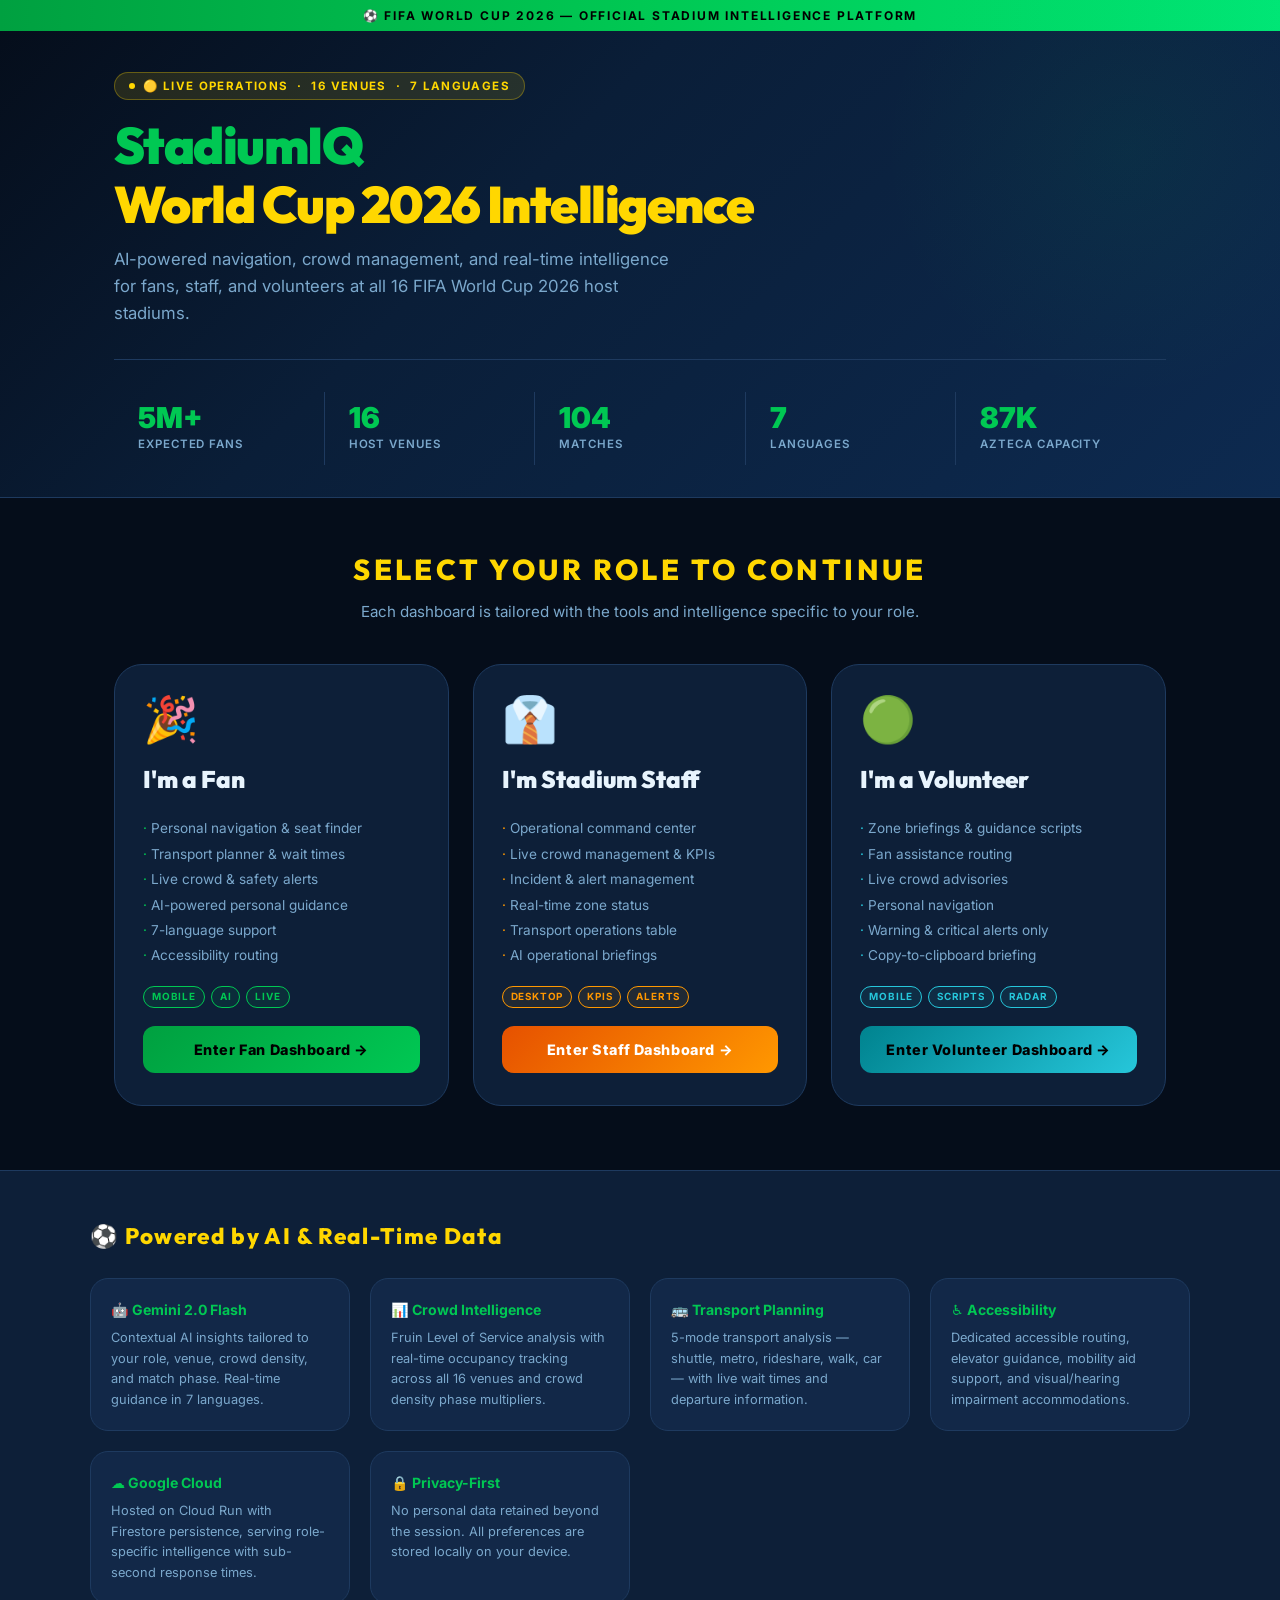
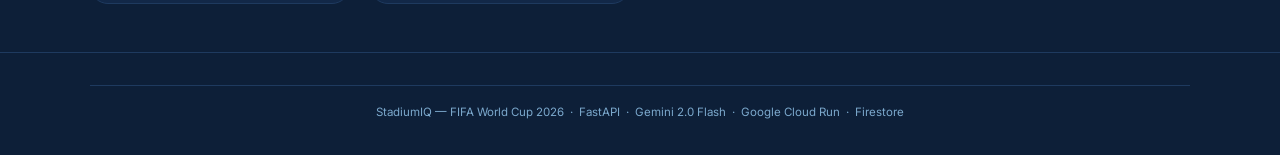
<file: static/index.html>
<!DOCTYPE html>
<html lang="en">
<head>
  <meta charset="UTF-8" />
  <meta name="viewport" content="width=device-width, initial-scale=1.0" />
  <meta name="description" content="StadiumIQ — AI-powered navigation, crowd management, and real-time intelligence for all 16 FIFA World Cup 2026 host stadiums." />
  <meta name="theme-color" content="#050d1a" />
  <title>StadiumIQ — FIFA World Cup 2026 Intelligence Platform</title>
  <link rel="preconnect" href="https://fonts.googleapis.com" />
  <link rel="preconnect" href="https://fonts.gstatic.com" crossorigin />
  <link rel="stylesheet" href="/static/base.css" />
  <style>
    /* Landing-page only styles */
    .landing-body { background: var(--clr-bg); }

    /* Role selection section */
    .role-section {
      max-width: 1100px; margin: 0 auto;
      padding: 3rem 1.5rem 4rem;
    }
    .role-section-heading {
      text-align: center; margin-bottom: 2.5rem;
    }
    .role-section-heading h2 {
      font-family: var(--font-display);
      font-size: clamp(1.2rem, 3vw, 1.8rem);
      font-weight: 800; letter-spacing: 0.12em;
      text-transform: uppercase; color: var(--clr-gold);
      margin-bottom: 0.5rem;
    }
    .role-section-heading p {
      color: var(--clr-muted); font-size: 0.95rem;
    }

    /* Role cards grid */
    .role-cards {
      display: grid;
      grid-template-columns: repeat(3, 1fr);
      gap: 1.5rem;
    }
    @media (max-width: 900px) { .role-cards { grid-template-columns: 1fr; max-width: 480px; margin: 0 auto; } }
    @media (max-width: 600px) { .role-section { padding: 2rem 1rem 3rem; } }

    .role-card {
      background: var(--clr-surface);
      border-radius: var(--radius-xl);
      border: 1.5px solid var(--clr-border);
      padding: 2rem 1.75rem;
      display: flex; flex-direction: column; gap: 0.85rem;
      cursor: pointer; text-decoration: none;
      transition: transform 0.22s ease, box-shadow 0.22s ease, border-color 0.22s ease;
      position: relative; overflow: hidden;
    }
    .role-card::before {
      content: ''; position: absolute; inset: 0;
      background: radial-gradient(circle at 80% 0%, var(--card-glow) 0%, transparent 60%);
      opacity: 0; transition: opacity 0.3s;
    }
    .role-card:hover { transform: translateY(-6px); }
    .role-card:hover::before { opacity: 1; }

    /* Per-role card border + glow colours */
    .role-card.fan     { --card-color: #00c853; --card-glow: rgba(0,200,83,0.15); }
    .role-card.staff   { --card-color: #ff9800; --card-glow: rgba(255,152,0,0.15); }
    .role-card.vol     { --card-color: #26c6da; --card-glow: rgba(38,198,218,0.15); }

    .role-card.fan:hover   { border-color: var(--card-color); box-shadow: 0 8px 40px rgba(0,200,83,0.25); }
    .role-card.staff:hover { border-color: var(--card-color); box-shadow: 0 8px 40px rgba(255,152,0,0.25); }
    .role-card.vol:hover   { border-color: var(--card-color); box-shadow: 0 8px 40px rgba(38,198,218,0.25); }

    .role-card-icon {
      font-size: 2.8rem; line-height: 1;
      display: block; margin-bottom: 0.25rem;
    }
    .role-card-title {
      font-family: var(--font-display);
      font-size: 1.5rem; font-weight: 900;
      color: var(--clr-ink);
    }
    .role-card-desc {
      font-size: 0.85rem; color: var(--clr-muted);
      line-height: 1.65; flex: 1;
    }
    .role-card-desc ul {
      margin: 0.35rem 0 0 0; padding: 0; list-style: none;
      display: flex; flex-direction: column; gap: 3px;
    }
    .role-card-desc ul li::before { content: '· '; color: var(--card-color); }

    .role-card-cta {
      display: inline-flex; align-items: center; justify-content: center; gap: 8px;
      padding: 12px 20px; border-radius: var(--radius-md);
      font-weight: 800; font-size: 0.9rem; letter-spacing: 0.04em;
      border: none; cursor: pointer; font-family: var(--font);
      transition: transform var(--transition), box-shadow var(--transition);
      color: #000; text-decoration: none; width: 100%; margin-top: 0.25rem;
    }
    .role-card.fan   .role-card-cta { background: linear-gradient(135deg, #00a040, #00c853); }
    .role-card.staff .role-card-cta { background: linear-gradient(135deg, #e65100, #ff9800); color: #fff; }
    .role-card.vol   .role-card-cta { background: linear-gradient(135deg, #00838f, #26c6da); }
    .role-card-cta:hover { transform: translateY(-2px); box-shadow: 0 4px 20px var(--card-glow); }

    .badge-strip {
      margin-top: 0.35rem;
      display: flex; flex-wrap: wrap; gap: 6px;
    }
    .feature-badge {
      padding: 2px 8px; border-radius: var(--radius-xl);
      font-size: 0.62rem; font-weight: 700;
      text-transform: uppercase; letter-spacing: 0.08em;
      border: 1px solid var(--card-color);
      color: var(--card-color);
      background: color-mix(in srgb, var(--card-color) 8%, transparent);
    }

    /* About section */
    .about-section {
      background: var(--clr-surface);
      border-top: 1px solid var(--clr-border);
      padding: 3rem 1.5rem;
    }
    .about-inner {
      max-width: 1100px; margin: 0 auto;
    }
    .about-inner h2 {
      font-family: var(--font-display);
      font-size: 1.4rem; font-weight: 800;
      color: var(--clr-gold); margin-bottom: 1.5rem;
      letter-spacing: 0.06em;
    }
    .about-grid {
      display: grid;
      grid-template-columns: repeat(auto-fit, minmax(220px, 1fr));
      gap: 1.25rem;
    }
    .about-card {
      background: var(--clr-surface-2);
      border: 1px solid var(--clr-border);
      border-radius: var(--radius-lg); padding: 1.25rem;
    }
    .about-card h3 { font-size: 0.88rem; font-weight: 700; color: var(--clr-role); margin-bottom: 0.4rem; }
    .about-card p  { font-size: 0.8rem; color: var(--clr-muted); line-height: 1.6; }
    :root { --clr-role: #00c853; }
  </style>
</head>
<body class="landing-body">
  <a class="skip-link" href="#role-select">Skip to role selection</a>

  <!-- Hero header -->
  <header class="hero-header" role="banner">
    <div class="hero-band" aria-label="Official platform announcement">
      ⚽ FIFA World Cup 2026 — Official Stadium Intelligence Platform
    </div>

    <div class="hero-inner">
      <div class="hero-badge">
        <span class="dot" aria-hidden="true"></span>
        🟡 Live Operations &nbsp;·&nbsp; 16 Venues &nbsp;·&nbsp; 7 Languages
      </div>

      <h1 class="hero-title">
        <span class="accent">StadiumIQ</span><br />
        <span class="sub">World Cup 2026 Intelligence</span>
      </h1>

      <p class="hero-subtitle">
        AI-powered navigation, crowd management, and real-time intelligence for fans,
        staff, and volunteers at all 16 FIFA World Cup 2026 host stadiums.
      </p>

      <nav class="hero-stats" aria-label="Platform statistics">
        <div class="stat-item">
          <span class="stat-value">5M+</span>
          <span class="stat-label">Expected Fans</span>
        </div>
        <div class="stat-item">
          <span class="stat-value">16</span>
          <span class="stat-label">Host Venues</span>
        </div>
        <div class="stat-item">
          <span class="stat-value">104</span>
          <span class="stat-label">Matches</span>
        </div>
        <div class="stat-item">
          <span class="stat-value">7</span>
          <span class="stat-label">Languages</span>
        </div>
        <div class="stat-item">
          <span class="stat-value">87K</span>
          <span class="stat-label">Azteca Capacity</span>
        </div>
      </nav>
    </div>
  </header>

  <!-- Role selection -->
  <main id="role-select">
    <section class="role-section" aria-labelledby="role-heading">
      <div class="role-section-heading">
        <h2 id="role-heading">Select Your Role to Continue</h2>
        <p>Each dashboard is tailored with the tools and intelligence specific to your role.</p>
      </div>

      <div class="role-cards" role="list">

        <!-- Fan card -->
        <article class="role-card fan" role="listitem" onclick="localStorage.setItem('stadiumiq_role','fan'); window.location.href='/fan';">
          <span class="role-card-icon" aria-hidden="true">🎉</span>
          <h3 class="role-card-title">I'm a Fan</h3>
          <div class="role-card-desc">
            <ul>
              <li>Personal navigation &amp; seat finder</li>
              <li>Transport planner &amp; wait times</li>
              <li>Live crowd &amp; safety alerts</li>
              <li>AI-powered personal guidance</li>
              <li>7-language support</li>
              <li>Accessibility routing</li>
            </ul>
          </div>
          <div class="badge-strip">
            <span class="feature-badge">Mobile</span>
            <span class="feature-badge">AI</span>
            <span class="feature-badge">Live</span>
          </div>
          <a href="/fan" id="fan-dashboard-btn" class="role-card-cta"
             onclick="event.stopPropagation(); localStorage.setItem('stadiumiq_role','fan')"
             aria-label="Enter Fan Dashboard">
            Enter Fan Dashboard →
          </a>
        </article>

        <!-- Staff card -->
        <article class="role-card staff" role="listitem" onclick="localStorage.setItem('stadiumiq_role','staff'); window.location.href='/staff';">
          <span class="role-card-icon" aria-hidden="true">👔</span>
          <h3 class="role-card-title">I'm Stadium Staff</h3>
          <div class="role-card-desc">
            <ul>
              <li>Operational command center</li>
              <li>Live crowd management &amp; KPIs</li>
              <li>Incident &amp; alert management</li>
              <li>Real-time zone status</li>
              <li>Transport operations table</li>
              <li>AI operational briefings</li>
            </ul>
          </div>
          <div class="badge-strip">
            <span class="feature-badge">Desktop</span>
            <span class="feature-badge">KPIs</span>
            <span class="feature-badge">Alerts</span>
          </div>
          <a href="/staff" id="staff-dashboard-btn" class="role-card-cta"
             onclick="event.stopPropagation(); localStorage.setItem('stadiumiq_role','staff')"
             aria-label="Enter Staff Command Center">
            Enter Staff Dashboard →
          </a>
        </article>

        <!-- Volunteer card -->
        <article class="role-card vol" role="listitem" onclick="localStorage.setItem('stadiumiq_role','volunteer'); window.location.href='/volunteer';">
          <span class="role-card-icon" aria-hidden="true">🟢</span>
          <h3 class="role-card-title">I'm a Volunteer</h3>
          <div class="role-card-desc">
            <ul>
              <li>Zone briefings &amp; guidance scripts</li>
              <li>Fan assistance routing</li>
              <li>Live crowd advisories</li>
              <li>Personal navigation</li>
              <li>Warning &amp; critical alerts only</li>
              <li>Copy-to-clipboard briefing</li>
            </ul>
          </div>
          <div class="badge-strip">
            <span class="feature-badge">Mobile</span>
            <span class="feature-badge">Scripts</span>
            <span class="feature-badge">Radar</span>
          </div>
          <a href="/volunteer" id="volunteer-dashboard-btn" class="role-card-cta"
             onclick="event.stopPropagation(); localStorage.setItem('stadiumiq_role','volunteer')"
             aria-label="Enter Volunteer Dashboard">
            Enter Volunteer Dashboard →
          </a>
        </article>
      </div>
    </section>

    <!-- About section -->
    <section class="about-section" aria-labelledby="about-heading">
      <div class="about-inner">
        <h2 id="about-heading">⚽ Powered by AI &amp; Real-Time Data</h2>
        <div class="about-grid">
          <div class="about-card">
            <h3>🤖 Gemini 2.0 Flash</h3>
            <p>Contextual AI insights tailored to your role, venue, crowd density, and match phase. Real-time guidance in 7 languages.</p>
          </div>
          <div class="about-card">
            <h3>📊 Crowd Intelligence</h3>
            <p>Fruin Level of Service analysis with real-time occupancy tracking across all 16 venues and crowd density phase multipliers.</p>
          </div>
          <div class="about-card">
            <h3>🚌 Transport Planning</h3>
            <p>5-mode transport analysis — shuttle, metro, rideshare, walk, car — with live wait times and departure information.</p>
          </div>
          <div class="about-card">
            <h3>♿ Accessibility</h3>
            <p>Dedicated accessible routing, elevator guidance, mobility aid support, and visual/hearing impairment accommodations.</p>
          </div>
          <div class="about-card">
            <h3>☁️ Google Cloud</h3>
            <p>Hosted on Cloud Run with Firestore persistence, serving role-specific intelligence with sub-second response times.</p>
          </div>
          <div class="about-card">
            <h3>🔒 Privacy-First</h3>
            <p>No personal data retained beyond the session. All preferences are stored locally on your device.</p>
          </div>
        </div>
      </div>
    </section>
  </main>

  <footer class="site-footer" role="contentinfo">
    <div class="footer-inner">
      <div class="footer-credits">
        StadiumIQ — FIFA World Cup 2026 &nbsp;·&nbsp;
        FastAPI &nbsp;·&nbsp; Gemini 2.0 Flash &nbsp;·&nbsp;
        Google Cloud Run &nbsp;·&nbsp; Firestore
      </div>
    </div>
  </footer>

  <script>
    // Auto-redirect if role was remembered
    (function () {

      try {
        const urlParams = new URLSearchParams(window.location.search);
        if (urlParams.has('switch')) {
          localStorage.removeItem('stadiumiq_role');
          return;
        }
        const role = localStorage.getItem('stadiumiq_role');
        if (role === 'fan')       window.location.href = '/fan';
        else if (role === 'staff') window.location.href = '/staff';
        else if (role === 'volunteer') window.location.href = '/volunteer';
      } catch (_) {}
    })();
  </script>
</body>
</html>
</file>
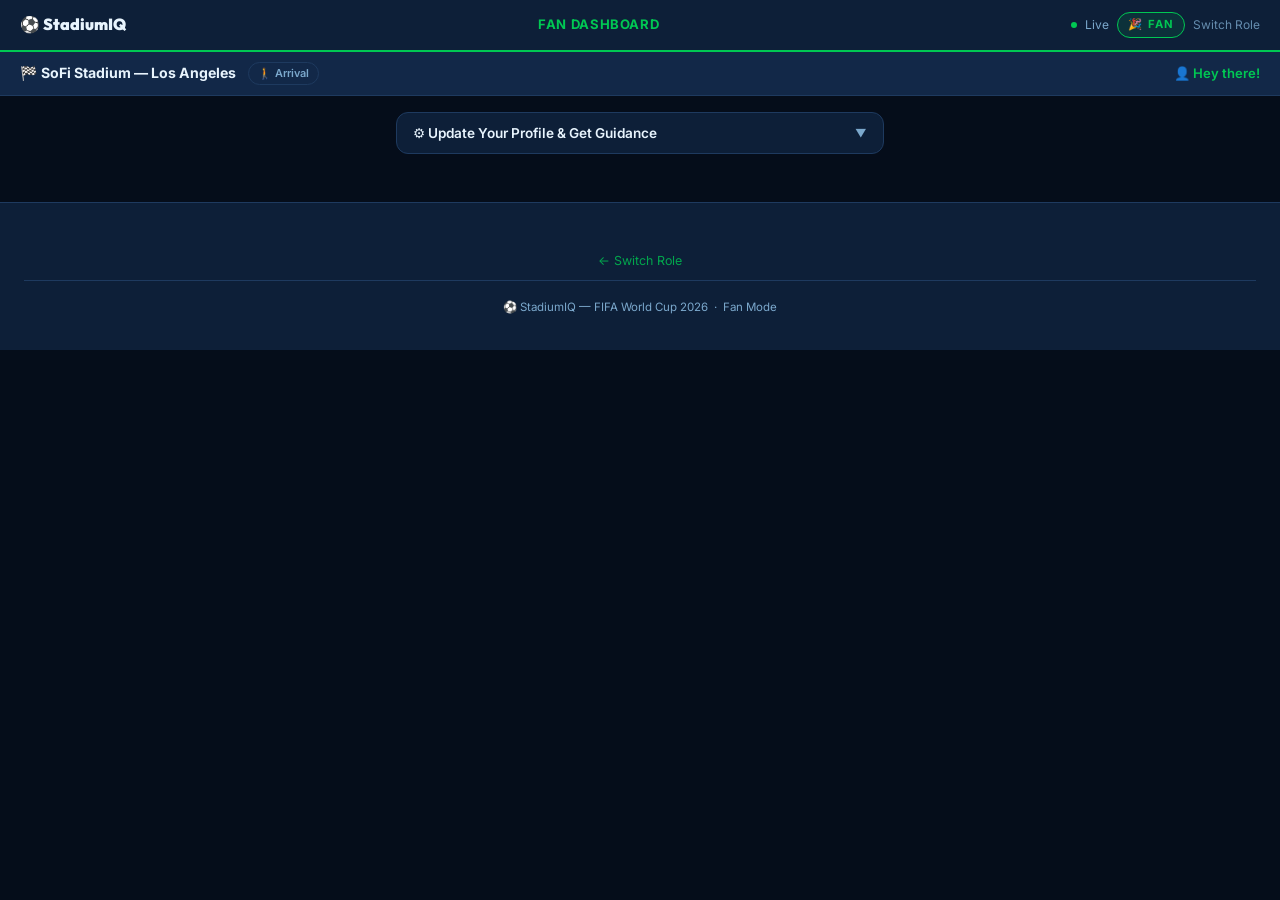
<file: static/fan.html>
<!DOCTYPE html>
<html lang="en">
<head>
  <meta charset="UTF-8" />
  <meta name="viewport" content="width=device-width, initial-scale=1.0" />
  <meta name="description" content="StadiumIQ Fan Dashboard — Personal AI navigation, seat finder, transport planner, and live crowd alerts for FIFA World Cup 2026." />
  <meta name="theme-color" content="#050d1a" />
  <title>StadiumIQ — Fan Dashboard</title>
  <link rel="preconnect" href="https://fonts.googleapis.com" />
  <link rel="preconnect" href="https://fonts.gstatic.com" crossorigin />
  <link rel="stylesheet" href="/static/base.css" />
  <link rel="stylesheet" href="/static/dashboard-fan.css" />
</head>
<body>
  <a class="skip-link" href="#main-content">Skip to main content</a>

  <!-- ── Sticky header ──────────────────────────────────────────────────── -->
  <header class="dash-header" role="banner" aria-label="Fan dashboard header">
    <a href="/" class="logo" aria-label="StadiumIQ home">⚽ StadiumIQ</a>
    <span class="dash-header-center" aria-current="page">Fan Dashboard</span>
    <div class="dash-header-right">
      <span class="live-dot" aria-hidden="true"></span>
      <span style="font-size:.75rem;color:var(--clr-muted)">Live</span>
      <span class="role-badge" aria-label="Current role: Fan">🎉 Fan</span>
      <a href="/?switch=true" class="switch-role-link" aria-label="Switch to a different role">Switch Role</a>
    </div>
  </header>

  <!-- ── Venue context bar ──────────────────────────────────────────────── -->
  <div class="venue-bar" role="region" aria-label="Venue context">
    <span class="venue-name" id="venue-display">🏁 SoFi Stadium — Los Angeles</span>
    <span class="phase-pill" id="phase-display">🚶 Arrival Phase</span>
    <span class="greeting" id="greeting-display">👤 Hey there!</span>
  </div>

  <main id="main-content" class="fan-main">

    <!-- ── Collapsible profile form ─────────────────────────────────────── -->
    <section aria-label="Profile and guidance form">
      <button class="form-toggle-btn" id="form-toggle-btn"
              aria-expanded="false" aria-controls="form-collapse"
              aria-label="Update your profile and get guidance">
        <span>⚙️ Update Your Profile &amp; Get Guidance</span>
        <span class="chevron" aria-hidden="true">▼</span>
      </button>

      <div id="form-collapse" class="form-panel-collapse" role="region" aria-labelledby="form-toggle-btn">
        <form id="fan-form" novalidate>

          <div class="form-section">
            <div class="section-label">👤 Personal</div>
            <div class="field-group">
              <label for="profile-name">Your Name</label>
              <input type="text" id="profile-name" placeholder="e.g. Alex" autocomplete="given-name" />
              <label for="profile-language">Language</label>
              <select id="profile-language">
                <option value="en">🇬🇧 English</option>
                <option value="es">🇲🇽 Español</option>
                <option value="pt">🇧🇷 Português</option>
                <option value="fr">🇫🇷 Français</option>
                <option value="ar">🇸🇦 العربية</option>
                <option value="de">🇩🇪 Deutsch</option>
                <option value="zh">🇨🇳 中文</option>
              </select>
              <label for="profile-party-size">Party Size</label>
              <input type="number" id="profile-party-size" value="1" min="1" max="50" />
            </div>
          </div>

          <div class="divider" role="separator"></div>

          <div class="form-section">
            <div class="section-label">🏟️ Venue &amp; Match</div>
            <div class="field-group">
              <label for="venue-select">Venue</label>
              <select id="venue-select">
                <option value="sofi_stadium">SoFi Stadium — Los Angeles</option>
                <option value="metlife_stadium">MetLife Stadium — New York/NJ</option>
                <option value="att_stadium">AT&amp;T Stadium — Dallas</option>
                <option value="nrg_stadium">NRG Stadium — Houston</option>
                <option value="levis_stadium">Levi's Stadium — San Francisco</option>
                <option value="arrowhead_stadium">Arrowhead — Kansas City</option>
                <option value="lincoln_financial">Lincoln Financial — Philadelphia</option>
                <option value="gillette_stadium">Gillette Stadium — Boston</option>
                <option value="hard_rock_stadium">Hard Rock Stadium — Miami</option>
                <option value="mercedes_benz_stadium">Mercedes-Benz — Atlanta</option>
                <option value="lumen_field">Lumen Field — Seattle</option>
                <option value="estadio_azteca">Estadio Azteca — Mexico City</option>
                <option value="estadio_akron">Estadio AKRON — Guadalajara</option>
                <option value="estadio_bbva">Estadio BBVA — Monterrey</option>
                <option value="bmo_field">BMO Field — Toronto</option>
                <option value="bc_place">BC Place — Vancouver</option>
              </select>
              <label for="section">Seat Section</label>
              <input type="text" id="section" placeholder="e.g. 112A, GA North" />
              <label for="current-zone">Current Zone / Gate</label>
              <input type="text" id="current-zone" placeholder="e.g. Gate C, Main Concourse" value="Gate C" />
              <label for="match-phase">Match Phase</label>
              <select id="match-phase">
                <option value="pre_match">Pre-Match</option>
                <option value="arrival" selected>Arrival</option>
                <option value="kickoff">Kick-off</option>
                <option value="halftime">Half-time</option>
                <option value="post_match">Post-Match</option>
              </select>
              <label for="crowd-density">Crowd Density (%)</label>
              <input type="number" id="crowd-density" value="65" min="0" max="100" step="5"
                     aria-describedby="crowd-density-hint" />
              <p id="crowd-density-hint" class="field-hint">0–100% of venue capacity</p>
            </div>
          </div>

          <div class="divider" role="separator"></div>

          <div class="form-section">
            <div class="section-label">🧭 Navigation</div>
            <div class="field-group">
              <label for="destination">Destination</label>
              <select id="destination" aria-describedby="destination-hint">
                <option value="seat">My Seat</option>
                <option value="food_beverage">Concessions / Food</option>
                <option value="restroom">Restroom</option>
                <option value="exit">Exit / Transport</option>
                <option value="medical">First Aid / Medical</option>
                <option value="fan_zone">Fan Zone</option>
                <option value="transport_hub">Transport Hub</option>
                <option value="gate">Gate</option>
                <option value="accessibility">Accessibility Services</option>
              </select>
              <p id="destination-hint" class="field-hint">Where would you like to go?</p>
              <label for="destination-detail">Additional Detail</label>
              <input type="text" id="destination-detail" placeholder="e.g. Section 112A Row 4" />
              <label class="checkbox-row">
                <input type="checkbox" id="requires-elevator" />
                Requires elevator / lift access
              </label>
              <label class="checkbox-row">
                <input type="checkbox" id="requires-accessible-route" />
                Requires accessible / wheelchair route
              </label>
            </div>
          </div>

          <div class="divider" role="separator"></div>

          <div class="form-section">
            <div class="section-label">♿ Accessibility</div>
            <div class="field-group">
              <label for="mobility-aid">Mobility Aid</label>
              <select id="mobility-aid">
                <option value="none">None</option>
                <option value="cane">Cane</option>
                <option value="walker">Walker / Rollator</option>
                <option value="wheelchair">Wheelchair</option>
                <option value="electric_chair">Electric Wheelchair</option>
              </select>
              <label class="checkbox-row">
                <input type="checkbox" id="visual-impairment" />
                Visual impairment
              </label>
              <label class="checkbox-row">
                <input type="checkbox" id="hearing-impairment" />
                Hearing impairment
              </label>
            </div>
          </div>

          <div class="divider" role="separator"></div>

          <div class="form-section">
            <div class="section-label">🚌 Transport</div>
            <div class="field-group">
              <label for="transport-mode">Primary Transport Mode</label>
              <select id="transport-mode">
                <option value="shuttle">🚌 FIFA Shuttle</option>
                <option value="metro">🚇 Metro / Rail</option>
                <option value="rideshare">🚗 Rideshare</option>
                <option value="walk">🚶 Walk</option>
                <option value="car">🅿️ Car / Parking</option>
              </select>
              <label for="direction">Direction</label>
              <select id="direction">
                <option value="arriving">Arriving at stadium</option>
                <option value="departing">Departing stadium</option>
              </select>
              <label for="distance-km">Distance from Stadium (km)</label>
              <input type="number" id="distance-km" value="3.5" min="0.1" max="50" step="0.5" />
            </div>
          </div>

          <button type="submit" class="btn-submit" id="submit-btn">Get My Guidance ⚽</button>
          <div class="status-msg" id="status-msg" role="alert" aria-live="polite"></div>
        </form>
      </div>
    </section>

    <!-- ── Results ──────────────────────────────────────────────────────── -->
    <div id="results" class="results-section" role="region" aria-label="Your guidance"
         aria-live="polite" aria-atomic="false" tabindex="-1">

      <!-- Navigation card -->
      <section class="nav-card section" aria-labelledby="nav-title">
        <div class="nav-header">
          <div>
            <div class="card-title" id="nav-title">🧭 Navigation Guidance</div>
            <div style="display:flex;align-items:baseline;gap:6px">
              <span class="nav-time" id="nav-time" aria-label="Estimated minutes">—</span>
              <span class="nav-time-label">estimated minutes</span>
            </div>
          </div>
          <span class="crowd-badge moderate" id="crowd-badge" aria-label="Crowd level">—</span>
        </div>
        <div class="nav-route" id="nav-route" aria-label="Route description">—</div>
        <div class="nav-alt-label">Alternative Route</div>
        <div class="nav-alt"  id="nav-alt" aria-label="Alternative route">—</div>
        <div class="a11y-note" id="a11y-note" role="note">
          <span class="icon" aria-hidden="true">♿</span>
          <span id="a11y-text"></span>
        </div>
      </section>

      <!-- Crowd status -->
      <section class="card section" aria-labelledby="crowd-title">
        <div class="card-title" id="crowd-title">
          👥 Crowd Status
          <span class="los-badge" id="los-badge" aria-label="Level of Service">—</span>
        </div>
        <div style="display:flex;align-items:center;gap:8px">
          <strong id="crowd-zone">—</strong>
        </div>
        <div class="crowd-meter" role="progressbar" id="crowd-meter-el"
             aria-label="Crowd occupancy" aria-valuemin="0" aria-valuemax="100" aria-valuenow="0">
          <div class="crowd-fill amber" id="crowd-fill"></div>
        </div>
        <div class="crowd-labels">
          <span>0%</span>
          <span id="crowd-pct-label">—</span>
          <span>100%</span>
        </div>
        <p style="margin-top:.6rem;font-size:.82rem;color:var(--clr-muted)" id="crowd-recommendation">—</p>
      </section>

      <!-- Transport options -->
      <section class="card section" aria-labelledby="transport-title">
        <div class="card-title" id="transport-title">🚌 Transport Options</div>
        <div class="transport-chips-wrap">
          <div class="transport-chips" id="transport-chips" role="group" aria-label="Transport mode selector"></div>
        </div>
        <div class="transport-detail" id="transport-detail" role="region" aria-label="Transport detail"></div>
      </section>

      <!-- Alerts -->
      <section class="card section" aria-labelledby="alerts-title">
        <div class="card-title" id="alerts-title">🚨 Alerts</div>
        <div class="alert-list" id="fan-alerts" role="list" aria-live="polite"></div>
      </section>

      <!-- AI insights -->
      <section class="fan-insights-card section" aria-labelledby="insights-title">
        <div class="insights-header">
          <div class="card-title" id="insights-title" style="margin-bottom:0">✨ Your Personal Guidance</div>
          <span class="ai-badge" aria-label="Powered by Gemini">✦ Gemini</span>
        </div>
        <div class="insights-list" id="insights-list" aria-live="polite"></div>
        <div class="meta-row" style="margin-top:.75rem">
          <div class="confidence-bar-wrap">
            <div class="confidence-label">
              <span>AI Confidence</span>
              <span id="confidence-value">—</span>
            </div>
            <div class="confidence-bar" role="progressbar" aria-label="AI confidence"
                 aria-valuemin="0" aria-valuemax="100" aria-valuenow="0" id="confidence-bar">
              <div class="confidence-fill" id="confidence-fill"></div>
            </div>
          </div>
          <span class="storage-pill" id="storage-pill">💾 —</span>
        </div>
        <p class="methodology-text" id="methodology-text"></p>
      </section>

    </div><!-- /results -->

  </main>

  <footer class="site-footer" role="contentinfo">
    <div class="footer-switch">
      <a href="/?switch=true" class="switch-role-link">← Switch Role</a>
    </div>
    <div class="footer-credits" style="margin-top:.5rem">
      ⚽ StadiumIQ — FIFA World Cup 2026 &nbsp;·&nbsp; Fan Mode
    </div>
  </footer>

  <script src="/static/app-core.js"></script>
  <script src="/static/app-fan.js"></script>
  <script>
    // Populate greeting and venue display from form values
    document.addEventListener('DOMContentLoaded', () => {
      const nameEl  = document.getElementById('profile-name');
      const greetEl = document.getElementById('greeting-display');
      const venueSel= document.getElementById('venue-select');
      const venueDisp=document.getElementById('venue-display');
      const phaseSel= document.getElementById('match-phase');
      const phaseDisp=document.getElementById('phase-display');

      function updateGreet() {
        const n = (nameEl?.value || '').trim();
        if (greetEl) greetEl.textContent = n ? `👤 Hey ${n}!` : '👤 Hey there!';
      }
      function updateVenueBar() {
        const vLabel = VENUE_LABELS[venueSel?.value] || venueSel?.value || 'Venue';
        if (venueDisp) venueDisp.textContent = '🏁 ' + vLabel;
        const pLabel = PHASE_LABELS[phaseSel?.value] || '';
        if (phaseDisp) phaseDisp.textContent = pLabel;
      }

      nameEl?.addEventListener('input', updateGreet);
      venueSel?.addEventListener('change', updateVenueBar);
      phaseSel?.addEventListener('change', updateVenueBar);
      updateGreet(); updateVenueBar();
    });
  </script>
</body>
</html>
</file>
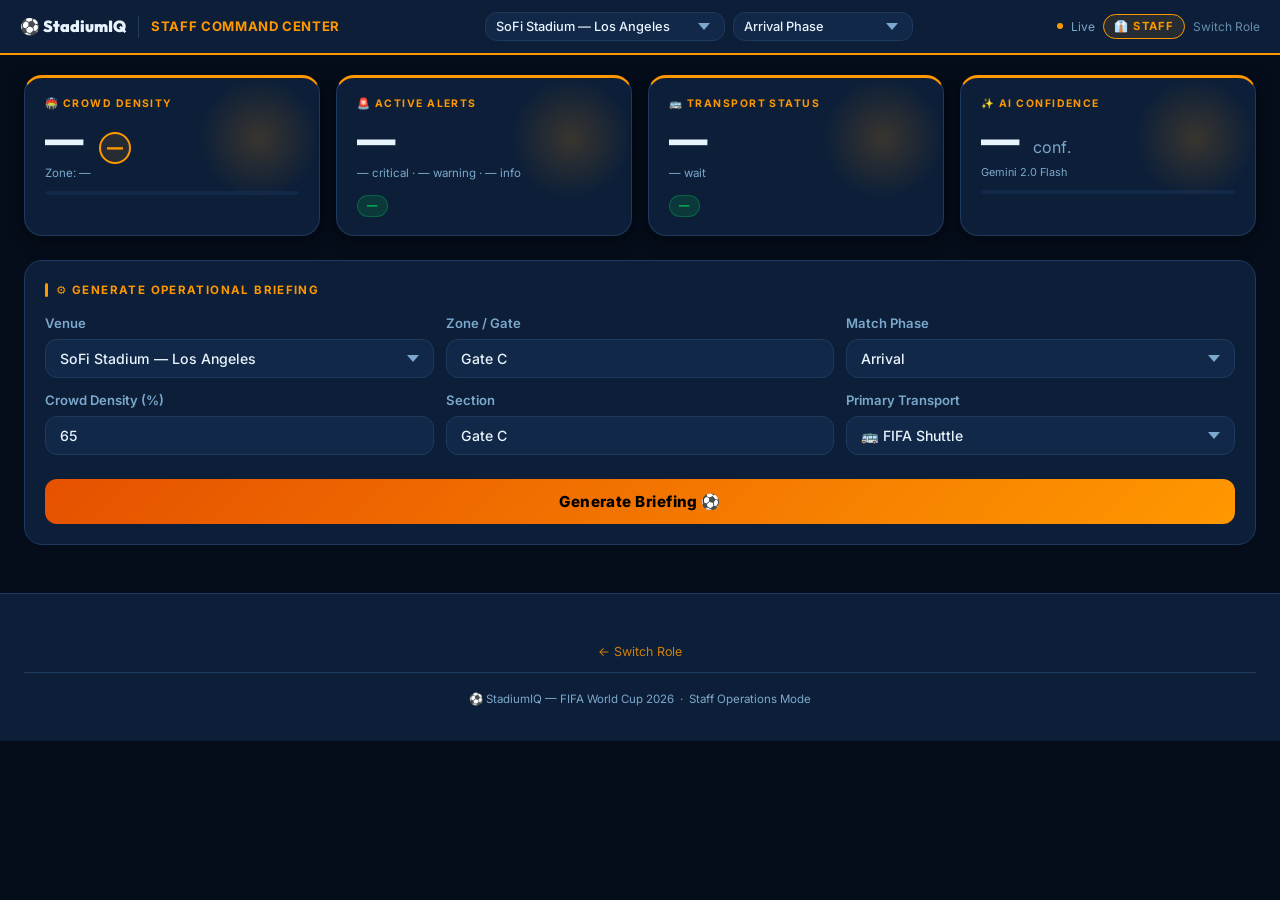
<file: static/staff.html>
<!DOCTYPE html>
<html lang="en">
<head>
  <meta charset="UTF-8" />
  <meta name="viewport" content="width=device-width, initial-scale=1.0" />
  <meta name="description" content="StadiumIQ Staff Command Center — Operational crowd management, KPI monitoring, alert management, and AI briefings for FIFA World Cup 2026 stadium staff." />
  <meta name="theme-color" content="#050d1a" />
  <title>StadiumIQ — Staff Command Center</title>
  <link rel="preconnect" href="https://fonts.googleapis.com" />
  <link rel="preconnect" href="https://fonts.gstatic.com" crossorigin />
  <link rel="stylesheet" href="/static/base.css" />
  <link rel="stylesheet" href="/static/dashboard-staff.css" />
</head>
<body>
  <a class="skip-link" href="#results">Skip to results</a>

  <!-- ── Command header ──────────────────────────────────────────────────── -->
  <header class="dash-header" role="banner" aria-label="Staff command center header">
    <div style="display:flex;align-items:center;gap:12px">
      <a href="/" class="logo" aria-label="StadiumIQ home">⚽ StadiumIQ</a>
      <div style="width:1px;height:22px;background:var(--clr-border)"></div>
      <span class="dash-header-center staff-header-center" aria-current="page">Staff Command Center</span>
    </div>
    <div class="staff-header-selectors">
      <select id="header-venue" aria-label="Select venue">
        <option value="sofi_stadium">SoFi Stadium — Los Angeles</option>
        <option value="metlife_stadium">MetLife Stadium — New York/NJ</option>
        <option value="att_stadium">AT&amp;T Stadium — Dallas</option>
        <option value="nrg_stadium">NRG Stadium — Houston</option>
        <option value="levis_stadium">Levi's Stadium — San Francisco</option>
        <option value="arrowhead_stadium">Arrowhead — Kansas City</option>
        <option value="lincoln_financial">Lincoln Financial — Philadelphia</option>
        <option value="gillette_stadium">Gillette Stadium — Boston</option>
        <option value="hard_rock_stadium">Hard Rock Stadium — Miami</option>
        <option value="mercedes_benz_stadium">Mercedes-Benz — Atlanta</option>
        <option value="lumen_field">Lumen Field — Seattle</option>
        <option value="estadio_azteca">Estadio Azteca — Mexico City</option>
        <option value="estadio_akron">Estadio AKRON — Guadalajara</option>
        <option value="estadio_bbva">Estadio BBVA — Monterrey</option>
        <option value="bmo_field">BMO Field — Toronto</option>
        <option value="bc_place">BC Place — Vancouver</option>
      </select>
      <select id="header-phase" aria-label="Select match phase">
        <option value="pre_match">Pre-Match</option>
        <option value="arrival" selected>Arrival Phase</option>
        <option value="kickoff">Kick-off</option>
        <option value="halftime">Half-time</option>
        <option value="post_match">Post-Match</option>
      </select>
    </div>
    <div class="dash-header-right">
      <span class="live-dot" aria-hidden="true"></span>
      <span style="font-size:.75rem;color:var(--clr-muted)">Live</span>
      <span class="role-badge">👔 Staff</span>
      <a href="/?switch=true" class="switch-role-link">Switch Role</a>
    </div>
  </header>

  <main class="staff-main">

    <!-- ── KPI metrics row ─────────────────────────────────────────────── -->
    <section aria-label="Key performance indicators">
      <div class="kpi-row" role="list">

        <!-- KPI 1: Crowd Density -->
        <div class="kpi-card" id="kpi-crowd" role="listitem" aria-label="Crowd density KPI">
          <div class="kpi-label">🏟️ Crowd Density</div>
          <div style="display:flex;align-items:baseline;gap:8px">
            <div class="kpi-value" id="kpi-crowd-val">—</div>
            <span class="kpi-los-badge" id="los-badge" aria-label="Level of Service">—</span>
          </div>
          <div class="kpi-sub" id="kpi-crowd-sub">Zone: —</div>
          <div class="kpi-mini-bar" role="progressbar" aria-label="Crowd fill">
            <div class="kpi-mini-fill" id="kpi-crowd-fill"></div>
          </div>
        </div>

        <!-- KPI 2: Active Alerts -->
        <div class="kpi-card" id="kpi-alerts" role="listitem" aria-label="Active alerts KPI">
          <div class="kpi-label">🚨 Active Alerts</div>
          <div class="kpi-value" id="kpi-alerts-val">—</div>
          <div class="kpi-sub" id="kpi-alerts-sub">— critical · — warning · — info</div>
          <span class="kpi-badge green" id="kpi-alerts-badge">—</span>
        </div>

        <!-- KPI 3: Transport Status -->
        <div class="kpi-card" id="kpi-transport" role="listitem" aria-label="Transport status KPI">
          <div class="kpi-label">🚌 Transport Status</div>
          <div class="kpi-value" id="kpi-transport-val">—</div>
          <div class="kpi-sub" id="kpi-transport-sub">— wait</div>
          <span class="kpi-badge green" id="kpi-transport-badge">—</span>
        </div>

        <!-- KPI 4: AI Confidence -->
        <div class="kpi-card" id="kpi-ai" role="listitem" aria-label="AI confidence KPI">
          <div class="kpi-label">✨ AI Confidence</div>
          <div class="kpi-value">
            <span id="kpi-ai-val">—</span>
            <span style="font-size:1rem;font-weight:400;color:var(--clr-muted)">&nbsp;conf.</span>
          </div>
          <div class="kpi-sub" style="font-size:.68rem">Gemini 2.0 Flash</div>
          <div class="kpi-mini-bar" role="progressbar" aria-label="AI confidence bar">
            <div class="kpi-mini-fill" id="kpi-ai-fill"
                 style="background:linear-gradient(90deg,#00a040,#00c853)"></div>
          </div>
        </div>

      </div>
    </section>

    <!-- ── Results (2-column) ──────────────────────────────────────────── -->
    <div id="results" class="results-section">
      <div class="staff-columns">

        <!-- LEFT COLUMN -->
        <div class="staff-left">

          <!-- Operational Alerts -->
          <div class="staff-alerts-panel" role="region" aria-labelledby="alerts-panel-title">
            <div class="staff-section-header" id="alerts-panel-title">🚨 Live Operational Alerts</div>
            <div id="staff-alerts-panel" aria-live="assertive" aria-label="Alert list">
              <div class="alerts-all-clear">✅ Generate a briefing to load alerts.</div>
            </div>
          </div>

          <!-- Crowd Management -->
          <div class="card" role="region" aria-labelledby="crowd-panel-title">
            <div class="staff-section-header" id="crowd-panel-title">👥 Crowd Management</div>
            <div style="display:flex;align-items:center;gap:12px;margin-bottom:.75rem">
              <strong id="crowd-zone" style="font-size:1.1rem">—</strong>
              <span class="los-circle" id="crowd-los-circle" aria-label="Level of Service">—</span>
            </div>
            <div class="crowd-bar-thick" role="progressbar"
                 aria-label="Crowd occupancy" aria-valuemin="0" aria-valuemax="100" aria-valuenow="0">
              <div class="crowd-bar-fill amber" id="crowd-fill"></div>
            </div>
            <div class="crowd-labels">
              <span>0%</span>
              <span id="crowd-pct-label" style="font-weight:700">—</span>
              <span>100%</span>
            </div>
            <p style="margin-top:.6rem;font-size:.82rem;color:var(--clr-muted)" id="crowd-recommendation">—</p>
            <p style="margin-top:.4rem;font-size:.65rem;color:var(--clr-muted);font-style:italic" id="crowd-phase-note">
              Match phase impact will display after briefing generation.
            </p>
          </div>

        </div><!-- /staff-left -->

        <!-- RIGHT COLUMN -->
        <div class="staff-right">

          <!-- Navigation Intelligence -->
          <div class="card section" role="region" aria-labelledby="nav-intel-title">
            <div class="staff-section-header" id="nav-intel-title">🧭 Zone Navigation Intel</div>
            <div style="display:flex;align-items:baseline;gap:6px;margin-bottom:.6rem">
              <span class="nav-time" id="nav-time" style="font-size:1.5rem" aria-label="Estimated minutes">—</span>
              <span style="font-size:.78rem;color:var(--clr-muted)">min traversal</span>
            </div>
            <div class="nav-route" id="nav-route">—</div>
            <div class="nav-alt-label" style="margin-top:.6rem">Alternative</div>
            <div class="nav-alt"  id="nav-alt">—</div>
          </div>

          <!-- Transport Operations -->
          <div class="card section" role="region" aria-labelledby="transport-ops-title">
            <div class="staff-section-header" id="transport-ops-title">🚌 Transport Operations</div>
            <table class="transport-table" aria-label="Transport options">
              <thead>
                <tr>
                  <th scope="col">Mode</th>
                  <th scope="col">Wait</th>
                  <th scope="col">Journey</th>
                  <th scope="col">Departure</th>
                </tr>
              </thead>
              <tbody id="transport-tbody">
                <tr><td colspan="4" style="color:var(--clr-muted);font-size:.8rem;text-align:center;padding:1rem">
                  Generate a briefing to load transport data.
                </td></tr>
              </tbody>
            </table>
            <div class="surge-note" id="surge-note" style="display:none">
              ⚠️ Post-Match surge expected — pre-position shuttle staff at Gate B.
            </div>
          </div>

          <!-- AI Operational Briefing -->
          <div class="staff-insights-card section" role="region" aria-labelledby="briefing-title">
            <div class="insights-header" style="display:flex;align-items:center;gap:10px;margin-bottom:1rem">
              <div class="staff-section-header" id="briefing-title" style="margin-bottom:0">✨ AI Operational Briefing</div>
              <span class="staff-ai-badge" aria-label="Powered by Gemini">✦ Gemini</span>
            </div>
            <div id="insights-list" aria-live="polite"></div>
            <div class="meta-row" style="margin-top:.75rem">
              <div class="confidence-bar-wrap">
                <div class="confidence-label">
                  <span>Confidence</span>
                  <span id="confidence-value">—</span>
                </div>
                <div class="confidence-bar" role="progressbar" aria-label="AI confidence"
                     aria-valuemin="0" aria-valuemax="100" aria-valuenow="0" id="confidence-bar">
                  <div class="confidence-fill" id="confidence-fill"
                       style="background:linear-gradient(90deg,var(--clr-role-dark),var(--clr-role))"></div>
                </div>
              </div>
              <span class="storage-pill" id="storage-pill">💾 —</span>
            </div>
            <p class="methodology-text" id="methodology-text"></p>
          </div>

        </div><!-- /staff-right -->

      </div><!-- /staff-columns -->
    </div><!-- /results -->

    <!-- ── Generate briefing form ──────────────────────────────────────── -->
    <section class="staff-form-panel" aria-labelledby="form-title">
      <div class="staff-section-header" id="form-title">⚙️ Generate Operational Briefing</div>
      <form id="staff-form" novalidate>

        <!-- Hidden profile fields -->
        <input type="hidden" id="profile-name"     value="Officer" />
        <input type="hidden" id="profile-language" value="en" />
        <input type="hidden" id="mobility-aid"     value="none" />
        <input type="hidden" id="profile-party-size" value="1" />
        <input type="hidden" id="destination"      value="exit" />
        <input type="hidden" id="destination-detail" value="" />
        <input type="hidden" id="direction"        value="arriving" />
        <input type="hidden" id="distance-km"      value="1.0" />

        <div class="staff-form-grid">
          <!-- Venue (synced with header) -->
          <label>Venue
            <select id="venue-select">
              <option value="sofi_stadium">SoFi Stadium — Los Angeles</option>
              <option value="metlife_stadium">MetLife Stadium — New York/NJ</option>
              <option value="att_stadium">AT&amp;T Stadium — Dallas</option>
              <option value="nrg_stadium">NRG Stadium — Houston</option>
              <option value="levis_stadium">Levi's Stadium — San Francisco</option>
              <option value="estadio_azteca">Estadio Azteca — Mexico City</option>
              <option value="estadio_akron">Estadio AKRON — Guadalajara</option>
              <option value="estadio_bbva">Estadio BBVA — Monterrey</option>
              <option value="bmo_field">BMO Field — Toronto</option>
              <option value="bc_place">BC Place — Vancouver</option>
            </select>
          </label>

          <!-- Zone -->
          <label>Zone / Gate
            <input type="text" id="current-zone" placeholder="e.g. Gate C" value="Gate C" />
          </label>

          <!-- Phase (synced with header) -->
          <label>Match Phase
            <select id="match-phase">
              <option value="pre_match">Pre-Match</option>
              <option value="arrival" selected>Arrival</option>
              <option value="kickoff">Kick-off</option>
              <option value="halftime">Half-time</option>
              <option value="post_match">Post-Match</option>
            </select>
          </label>

          <!-- Crowd Density -->
          <label>Crowd Density (%)
            <input type="number" id="crowd-density" value="65" min="0" max="100" step="5" />
          </label>

          <!-- Section -->
          <label>Section
            <input type="text" id="section" placeholder="e.g. Gate C Concourse" value="Gate C" />
          </label>

          <!-- Transport Mode -->
          <label>Primary Transport
            <select id="transport-mode">
              <option value="shuttle">🚌 FIFA Shuttle</option>
              <option value="metro">🚇 Metro</option>
              <option value="rideshare">🚗 Rideshare</option>
              <option value="walk">🚶 Walk</option>
              <option value="car">🅿️ Car</option>
            </select>
          </label>
        </div>

        <!-- Accessibility (hidden defaults for API compat) -->
        <input type="hidden" id="requires-elevator"         value="false" />
        <input type="hidden" id="requires-accessible-route" value="false" />
        <input type="checkbox" id="visual-impairment"   style="display:none" />
        <input type="checkbox" id="hearing-impairment"  style="display:none" />

        <button type="submit" class="btn-submit" id="submit-btn">Generate Briefing ⚽</button>
        <div class="status-msg" id="status-msg" role="alert" aria-live="polite"></div>
      </form>
    </section>

  </main>

  <footer class="site-footer" role="contentinfo">
    <div class="footer-switch">
      <a href="/?switch=true" class="switch-role-link">← Switch Role</a>
    </div>
    <div class="footer-credits" style="margin-top:.5rem">
      ⚽ StadiumIQ — FIFA World Cup 2026 &nbsp;·&nbsp; Staff Operations Mode
    </div>
  </footer>

  <script src="/static/app-core.js"></script>
  <script src="/static/app-staff.js"></script>
  <script>
    // Show results immediately (staff dashboard is always "ready")
    document.addEventListener('DOMContentLoaded', () => {
      // Wire KPI cards to their specific sub-elements
      const kpiCrowd    = document.getElementById('kpi-crowd');
      const kpiAlerts   = document.getElementById('kpi-alerts');
      const kpiTransport= document.getElementById('kpi-transport');
      const kpiAi       = document.getElementById('kpi-ai');
      if (kpiCrowd) {
        kpiCrowd._valEl  = document.getElementById('kpi-crowd-val') || kpiCrowd.querySelector('.kpi-value');
        kpiCrowd._subEl  = document.getElementById('kpi-crowd-sub') || kpiCrowd.querySelector('.kpi-sub');
        kpiCrowd._fillEl = document.getElementById('kpi-crowd-fill');
      }
      if (kpiAlerts) {
        kpiAlerts._valEl  = document.getElementById('kpi-alerts-val')  || kpiAlerts.querySelector('.kpi-value');
        kpiAlerts._subEl  = document.getElementById('kpi-alerts-sub')  || kpiAlerts.querySelector('.kpi-sub');
        kpiAlerts._badgeEl= document.getElementById('kpi-alerts-badge')|| kpiAlerts.querySelector('.kpi-badge');
      }
      if (kpiTransport) {
        kpiTransport._valEl  = document.getElementById('kpi-transport-val')   || kpiTransport.querySelector('.kpi-value');
        kpiTransport._subEl  = document.getElementById('kpi-transport-sub')   || kpiTransport.querySelector('.kpi-sub');
        kpiTransport._badgeEl= document.getElementById('kpi-transport-badge') || kpiTransport.querySelector('.kpi-badge');
      }
      if (kpiAi) {
        kpiAi._valEl  = document.getElementById('kpi-ai-val') || kpiAi.querySelector('.kpi-value span');
        kpiAi._fillEl = document.getElementById('kpi-ai-fill');
      }

      // crowd-los-circle syncs with los-badge
      const losBadge    = document.getElementById('los-badge');
      const losCircleEl = document.getElementById('crowd-los-circle');
      if (losBadge && losCircleEl) {
        const obs = new MutationObserver(() => { losCircleEl.textContent = losBadge.textContent; });
        obs.observe(losBadge, { childList: true, characterData: true, subtree: true });
      }
    });
  </script>
</body>
</html>
</file>
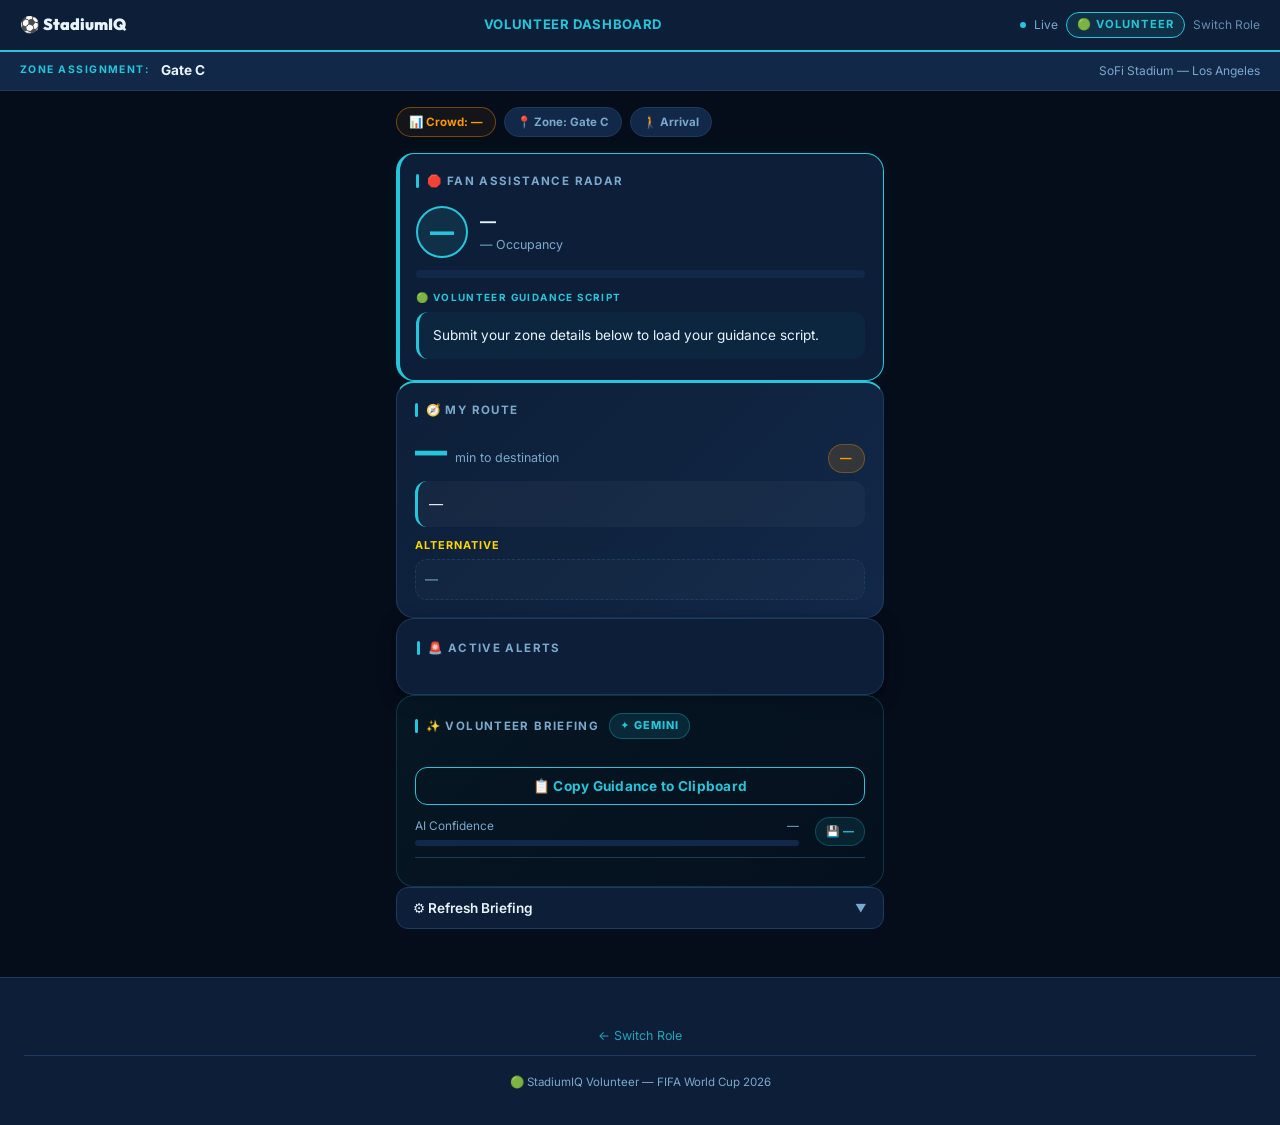
<file: static/volunteer.html>
<!DOCTYPE html>
<html lang="en">
<head>
  <meta charset="UTF-8" />
  <meta name="viewport" content="width=device-width, initial-scale=1.0" />
  <meta name="description" content="StadiumIQ Volunteer Dashboard — Zone briefings, fan assistance scripts, crowd advisories, and personal navigation for FIFA World Cup 2026 volunteers." />
  <meta name="theme-color" content="#050d1a" />
  <title>StadiumIQ — Volunteer Dashboard</title>
  <link rel="preconnect" href="https://fonts.googleapis.com" />
  <link rel="preconnect" href="https://fonts.gstatic.com" crossorigin />
  <link rel="stylesheet" href="/static/base.css" />
  <link rel="stylesheet" href="/static/dashboard-volunteer.css" />
</head>
<body>
  <a class="skip-link" href="#results">Skip to guidance results</a>

  <!-- ── Sticky header ──────────────────────────────────────────────────── -->
  <header class="dash-header" role="banner" aria-label="Volunteer dashboard header">
    <a href="/" class="logo" aria-label="StadiumIQ home">⚽ StadiumIQ</a>
    <span class="dash-header-center" style="color:var(--clr-role)" aria-current="page">Volunteer Dashboard</span>
    <div class="dash-header-right">
      <span class="live-dot" aria-hidden="true"></span>
      <span style="font-size:.75rem;color:var(--clr-muted)">Live</span>
      <span class="role-badge" aria-label="Current role: Volunteer">🟢 Volunteer</span>
      <a href="/?switch=true" class="switch-role-link">Switch Role</a>
    </div>
  </header>

  <!-- ── Zone assignment bar ────────────────────────────────────────────── -->
  <div class="zone-bar" role="region" aria-label="Zone assignment">
    <span class="zone-assignment-label">Zone Assignment:</span>
    <span class="zone-assignment-val" id="zone-display">Gate C</span>
    <span class="venue-small" id="venue-display">SoFi Stadium — Los Angeles</span>
  </div>

  <main class="vol-main">

    <!-- ── Quick status pills ──────────────────────────────────────────── -->
    <div class="status-pills" role="status" aria-label="Current operational status" aria-live="polite">
      <span class="status-pill crowd-amber" id="pill-crowd">📊 Crowd: —</span>
      <span class="status-pill"              id="pill-zone">📍 Zone: —</span>
      <span class="status-pill"              id="pill-phase">🚶 —</span>
    </div>

    <!-- ── Fan Assistance Radar ─────────────────────────────────────────── -->
    <section id="results" class="results-section" role="region" aria-label="Volunteer guidance results">

      <!-- Radar card -->
      <div class="radar-card" aria-labelledby="radar-title">
        <div class="card-title" id="radar-title">🛑 Fan Assistance Radar</div>
        <div class="radar-header">
          <div class="los-circle-vol" id="radar-los" aria-label="Level of Service">—</div>
          <div class="radar-zone-info">
            <div class="zone-name" id="radar-zone">—</div>
            <div class="occ-text" id="radar-occ">— Occupancy</div>
          </div>
        </div>
        <div class="radar-bar-wrap">
          <div class="radar-fill" role="progressbar" aria-label="Crowd occupancy"
               aria-valuemin="0" aria-valuemax="100" aria-valuenow="0">
            <div class="radar-fill-inner amber" id="radar-fill"></div>
          </div>
        </div>
        <div class="guidance-script-label">🟢 Volunteer Guidance Script</div>
        <div class="guidance-script-box" id="guidance-script" aria-live="polite">
          Submit your zone details below to load your guidance script.
        </div>
        <div class="radar-phase-note" id="radar-phase-note"></div>
      </div>

      <!-- Personal navigation (compact) -->
      <section class="vol-nav-card" aria-labelledby="vol-nav-title">
        <div class="card-title" id="vol-nav-title">🧭 My Route</div>
        <div style="display:flex;align-items:baseline;gap:8px;margin-bottom:.5rem">
          <span class="vol-nav-time" id="nav-time" aria-label="Estimated minutes">—</span>
          <span style="font-size:.78rem;color:var(--clr-muted)">min to destination</span>
          <span class="crowd-badge moderate" id="crowd-badge" style="margin-left:auto">—</span>
        </div>
        <div class="nav-route" id="nav-route">—</div>
        <div class="nav-alt-label" style="margin-top:.5rem">Alternative</div>
        <div class="nav-alt" id="nav-alt">—</div>
      </section>

      <!-- Volunteer alerts (warning + critical only) -->
      <section class="card" aria-labelledby="vol-alerts-title">
        <div class="card-title" id="vol-alerts-title">🚨 Active Alerts</div>
        <div class="vol-alerts-clear" id="vol-alerts-clear" style="display:none">
          ✅ Zone Clear — No urgent alerts.
        </div>
        <div id="vol-alerts" aria-live="assertive" aria-label="Volunteer alerts"></div>
      </section>

      <!-- AI Volunteer Briefing -->
      <section class="vol-insights-card" aria-labelledby="vol-briefing-title">
        <div class="insights-header" style="display:flex;align-items:center;gap:10px;margin-bottom:1rem">
          <div class="card-title" id="vol-briefing-title" style="margin-bottom:0">✨ Volunteer Briefing</div>
          <span class="vol-ai-badge" aria-label="Powered by Gemini">✦ Gemini</span>
        </div>
        <div id="insights-list" aria-live="polite"></div>
        <button class="btn-copy" id="copy-guidance-btn" type="button"
                aria-label="Copy volunteer guidance and briefing to clipboard">
          📋 Copy Guidance to Clipboard
        </button>
        <div class="meta-row" style="margin-top:.75rem">
          <div class="confidence-bar-wrap">
            <div class="confidence-label">
              <span>AI Confidence</span>
              <span id="confidence-value">—</span>
            </div>
            <div class="confidence-bar" role="progressbar" aria-label="AI confidence"
                 aria-valuemin="0" aria-valuemax="100" aria-valuenow="0" id="confidence-bar">
              <div class="confidence-fill" id="confidence-fill"
                   style="background:linear-gradient(90deg,#00838f,#26c6da)"></div>
            </div>
          </div>
          <span class="storage-pill" id="storage-pill" style="background:rgba(38,198,218,.1);border-color:rgba(38,198,218,.25);color:var(--clr-role)">💾 —</span>
        </div>
        <p class="methodology-text" id="methodology-text"></p>
      </section>

    </div><!-- /results -->

    <!-- ── Collapsible refresh form ─────────────────────────────────────── -->
    <section aria-label="Briefing refresh form">
      <button class="vol-form-toggle" id="vol-form-toggle"
              aria-expanded="false" aria-controls="vol-form-collapse">
        <span>⚙️ Refresh Briefing</span>
        <span class="chevron" aria-hidden="true">▼</span>
      </button>

      <div id="vol-form-collapse" class="vol-form-collapse" role="region">
        <form id="vol-form" novalidate>

          <!-- Hidden profile defaults -->
          <input type="hidden" id="profile-name"     value="Volunteer" />
          <input type="hidden" id="mobility-aid"     value="none" />
          <input type="hidden" id="profile-party-size" value="1" />
          <input type="hidden" id="destination"      value="exit" />
          <input type="hidden" id="destination-detail" value="" />
          <input type="hidden" id="direction"        value="arriving" />
          <input type="hidden" id="distance-km"      value="0.5" />
          <input type="checkbox" id="requires-elevator"         style="display:none" />
          <input type="checkbox" id="requires-accessible-route" style="display:none" />
          <input type="checkbox" id="visual-impairment"         style="display:none" />
          <input type="checkbox" id="hearing-impairment"        style="display:none" />

          <div class="field-group">
            <label>Venue
              <select id="venue-select">
                <option value="sofi_stadium">SoFi Stadium — Los Angeles</option>
                <option value="metlife_stadium">MetLife Stadium — New York/NJ</option>
                <option value="att_stadium">AT&amp;T Stadium — Dallas</option>
                <option value="nrg_stadium">NRG Stadium — Houston</option>
                <option value="levis_stadium">Levi's Stadium — San Francisco</option>
                <option value="estadio_azteca">Estadio Azteca — Mexico City</option>
                <option value="estadio_akron">Estadio AKRON — Guadalajara</option>
                <option value="estadio_bbva">Estadio BBVA — Monterrey</option>
                <option value="bmo_field">BMO Field — Toronto</option>
                <option value="bc_place">BC Place — Vancouver</option>
              </select>
            </label>
            <label>Zone Assignment
              <input type="text" id="current-zone" value="Gate C" placeholder="e.g. Gate C, Section 112" />
            </label>
            <label>Section
              <input type="text" id="section" value="Gate C" placeholder="e.g. Gate C" />
            </label>
            <label>Match Phase
              <select id="match-phase">
                <option value="pre_match">Pre-Match</option>
                <option value="arrival" selected>Arrival</option>
                <option value="kickoff">Kick-off</option>
                <option value="halftime">Half-time</option>
                <option value="post_match">Post-Match</option>
              </select>
            </label>
            <label>Crowd Density (%)
              <input type="number" id="crowd-density" value="65" min="0" max="100" step="5" />
            </label>
            <label>Language
              <select id="profile-language">
                <option value="en">🇬🇧 English</option>
                <option value="es">🇲🇽 Español</option>
                <option value="pt">🇧🇷 Português</option>
                <option value="fr">🇫🇷 Français</option>
                <option value="ar">🇸🇦 العربية</option>
                <option value="de">🇩🇪 Deutsch</option>
                <option value="zh">🇨🇳 中文</option>
              </select>
            </label>
            <label>Transport Mode
              <select id="transport-mode">
                <option value="shuttle">🚌 FIFA Shuttle</option>
                <option value="metro">🚇 Metro</option>
                <option value="walk">🚶 Walk</option>
                <option value="rideshare">🚗 Rideshare</option>
                <option value="car">🅿️ Car</option>
              </select>
            </label>
          </div>

          <button type="submit" class="btn-submit" id="submit-btn">Refresh Briefing ⚽</button>
          <div class="status-msg" id="status-msg" role="alert" aria-live="polite"></div>
        </form>
      </div>
    </section>

  </main>

  <footer class="site-footer" role="contentinfo">
    <div class="footer-switch">
      <a href="/?switch=true" class="switch-role-link">← Switch Role</a>
    </div>
    <div class="footer-credits" style="margin-top:.5rem">
      🟢 StadiumIQ Volunteer — FIFA World Cup 2026
    </div>
  </footer>

  <script src="/static/app-core.js"></script>
  <script src="/static/app-volunteer.js"></script>
  <script>
    document.addEventListener('DOMContentLoaded', () => {
      // Sync zone and venue display with form
      const zoneInput = document.getElementById('current-zone');
      const zoneDisp  = document.getElementById('zone-display');
      const venueSel  = document.getElementById('venue-select');
      const venueDisp = document.getElementById('venue-display');
      const pillZone  = document.getElementById('pill-zone');
      const pillPhase = document.getElementById('pill-phase');
      const phaseSel  = document.getElementById('match-phase');

      function syncZone() {
        const z = (zoneInput?.value || 'Zone').trim();
        if (zoneDisp) zoneDisp.textContent = z;
        if (pillZone) pillZone.textContent = '📍 Zone: ' + z;
      }
      function syncVenue() {
        const label = VENUE_LABELS[venueSel?.value] || venueSel?.value || 'Venue';
        if (venueDisp) venueDisp.textContent = label;
      }
      function syncPhase() {
        const label = PHASE_LABELS[phaseSel?.value] || '🚶 Arrival';
        if (pillPhase) pillPhase.textContent = label;
      }

      zoneInput?.addEventListener('input', syncZone);
      venueSel?.addEventListener('change', syncVenue);
      phaseSel?.addEventListener('change', syncPhase);
      syncZone(); syncVenue(); syncPhase();

      // Show results once available
      const resultsEl = document.getElementById('results');
      if (resultsEl) resultsEl.classList.add('visible');
    });
  </script>
</body>
</html>
</file>
<file: static/base.css>
/* ══════════════════════════════════════════════════════════════════════════════
   StadiumIQ — base.css
   Shared design tokens, reset, typography, hero, card base, form base, footer.
   Imported by all role dashboards. Role-specific CSS is in dashboard-*.css.
   ══════════════════════════════════════════════════════════════════════════════ */

@import url('https://fonts.googleapis.com/css2?family=Inter:wght@300;400;500;600;700;800;900&family=Outfit:wght@700;800;900&display=swap');

/* ── Design tokens ────────────────────────────────────────────────────────── */
:root {
  /* Palette — World Cup championship colours */
  --clr-bg:             #050d1a;
  --clr-surface:        #0d1f38;
  --clr-surface-2:      #122848;
  --clr-border:         #1e3a5f;
  --clr-ink:            #e8f4fd;
  --clr-muted:          #7ba8cc;

  /* Role accent overrides — set per-dashboard in dashboard-*.css */
  --clr-role:           #00c853;
  --clr-role-dark:      #00a040;
  --clr-role-glow:      rgba(0, 200, 83, 0.18);
  --clr-role-dim:       rgba(0, 200, 83, 0.10);

  /* Severity palette */
  --clr-gold:           #ffd700;
  --clr-gold-dim:       rgba(255, 215, 0, 0.12);
  --clr-gold-border:    rgba(255, 215, 0, 0.3);
  --clr-alert-green:    #00c853;
  --clr-alert-amber:    #ff9800;
  --clr-alert-red:      #f44336;
  --clr-info:           #2196f3;
  --clr-info-dim:       rgba(33, 150, 243, 0.08);
  --clr-info-border:    rgba(33, 150, 243, 0.2);
  --clr-warning-dim:    rgba(255, 152, 0, 0.08);
  --clr-warning-border: rgba(255, 152, 0, 0.25);
  --clr-critical-dim:   rgba(244, 67, 54, 0.10);
  --clr-critical-border:rgba(244, 67, 54, 0.3);

  /* System tokens */
  --radius-sm:   6px;
  --radius-md:   12px;
  --radius-lg:   18px;
  --radius-xl:   28px;
  --shadow-card: 0 1px 4px rgba(0,0,0,.3), 0 4px 20px rgba(0,0,0,.25);
  --shadow-glow: 0 0 30px var(--clr-role-glow);
  --transition:  180ms ease;
  --font:        'Inter', ui-sans-serif, system-ui, -apple-system, sans-serif;
  --font-display:'Outfit', 'Inter', ui-sans-serif, system-ui, -apple-system, sans-serif;
}

/* ── Reset ───────────────────────────────────────────────────────────────── */
*, *::before, *::after { box-sizing: border-box; margin: 0; padding: 0; }
html { scroll-behavior: smooth; }
body {
  font-family: var(--font);
  background: var(--clr-bg);
  color: var(--clr-ink);
  min-height: 100vh;
  line-height: 1.6;
  -webkit-font-smoothing: antialiased;
}

/* ── Skip link ────────────────────────────────────────────────────────────── */
.skip-link {
  position: absolute; top: -999px; left: 0;
  background: var(--clr-role); color: #000;
  padding: 8px 16px; font-weight: 700;
  text-decoration: none; z-index: 9999;
  border-radius: var(--radius-sm);
}
.skip-link:focus { top: 8px; }

/* ── Hero / Header (landing page) ─────────────────────────────────────────── */
.hero-header {
  background: linear-gradient(135deg, #050d1a 0%, #0a1e38 40%, #0d2a50 100%);
  border-bottom: 1px solid var(--clr-border);
  padding: 0 0 2rem;
  position: relative; overflow: hidden;
}
.hero-header::before {
  content: '';
  position: absolute; top: -100px; right: -100px;
  width: 500px; height: 500px;
  background: radial-gradient(circle, rgba(0,200,83,0.06) 0%, transparent 70%);
  pointer-events: none;
}

.hero-band {
  background: linear-gradient(90deg, var(--clr-role-dark) 0%, var(--clr-role) 50%, #00e676 100%);
  padding: 6px 0; text-align: center;
  font-size: 0.75rem; font-weight: 700;
  color: #000; letter-spacing: 0.15em; text-transform: uppercase;
}

.hero-inner {
  max-width: 1100px; margin: 0 auto;
  padding: 2.5rem 1.5rem 0;
}

.hero-badge {
  display: inline-flex; align-items: center; gap: 8px;
  background: var(--clr-gold-dim);
  border: 1px solid var(--clr-gold-border);
  border-radius: var(--radius-xl);
  padding: 4px 14px; font-size: 0.72rem; font-weight: 700;
  color: var(--clr-gold); letter-spacing: 0.12em;
  text-transform: uppercase; margin-bottom: 1rem;
}
.hero-badge .dot {
  width: 6px; height: 6px;
  background: var(--clr-gold); border-radius: 50%;
  animation: pulse-dot 1.5s infinite;
}

.hero-title {
  font-family: var(--font-display);
  font-size: clamp(2rem, 5vw, 3.2rem);
  font-weight: 900; line-height: 1.15;
  letter-spacing: -0.03em; margin-bottom: 0.75rem;
}
.hero-title .accent { color: var(--clr-role); }
.hero-title .sub    { color: var(--clr-gold); }

.hero-subtitle {
  font-size: 1.05rem; color: var(--clr-muted);
  max-width: 560px; margin-bottom: 2rem;
}

/* ── Hero stats ────────────────────────────────────────────────────────────── */
.hero-stats {
  display: flex; flex-wrap: wrap;
  border-top: 1px solid var(--clr-border);
  margin-top: 2rem; padding-top: 2rem;
}
.stat-item {
  flex: 1; min-width: 130px;
  padding: 0.75rem 1.5rem;
  border-right: 1px solid var(--clr-border);
  transition: background var(--transition);
}
.stat-item:last-child { border-right: none; }
.stat-item:hover { background: rgba(255,255,255,0.03); }
.stat-value {
  display: block; font-size: 1.8rem; font-weight: 900;
  color: var(--clr-role); line-height: 1; margin-bottom: 2px;
}
.stat-label {
  display: block; font-size: 0.72rem; color: var(--clr-muted);
  text-transform: uppercase; letter-spacing: 0.08em; font-weight: 600;
}

/* ── Sticky dashboard header ──────────────────────────────────────────────── */
.dash-header {
  position: sticky; top: 0; z-index: 100;
  background: var(--clr-surface);
  border-bottom: 2px solid var(--clr-role);
  display: flex; align-items: center; justify-content: space-between;
  padding: 0.75rem 1.25rem; gap: 1rem;
}
.dash-header .logo {
  font-family: var(--font-display);
  font-size: 1rem; font-weight: 900; color: var(--clr-ink);
  text-decoration: none; white-space: nowrap;
}
.dash-header-center {
  font-size: 0.82rem; font-weight: 700;
  color: var(--clr-role); letter-spacing: 0.05em;
  text-transform: uppercase;
}
.dash-header-right {
  display: flex; align-items: center; gap: 8px;
  font-size: 0.78rem;
}

/* ── Role / status badge pills ─────────────────────────────────────────────── */
.role-badge {
  display: inline-flex; align-items: center; gap: 5px;
  padding: 3px 10px; border-radius: var(--radius-xl);
  font-size: 0.7rem; font-weight: 700;
  text-transform: uppercase; letter-spacing: 0.1em;
  border: 1px solid var(--clr-role);
  background: var(--clr-role-dim); color: var(--clr-role);
}
.live-dot {
  width: 6px; height: 6px; border-radius: 50%;
  background: var(--clr-role); display: inline-block;
  animation: pulse-dot 1.5s infinite;
}
.switch-role-link {
  color: var(--clr-muted); font-size: 0.75rem;
  text-decoration: none; opacity: 0.8;
  transition: opacity var(--transition);
}
.switch-role-link:hover { opacity: 1; color: var(--clr-ink); }

/* ── Venue context bar ────────────────────────────────────────────────────── */
.venue-bar {
  background: var(--clr-surface-2);
  border-bottom: 1px solid var(--clr-border);
  padding: 0.6rem 1.25rem;
  display: flex; align-items: center; gap: 0.75rem; flex-wrap: wrap;
}
.venue-bar .venue-name {
  font-weight: 700; font-size: 0.88rem; color: var(--clr-ink);
}
.phase-pill {
  display: inline-flex; align-items: center; gap: 5px;
  padding: 2px 9px; border-radius: var(--radius-xl);
  font-size: 0.68rem; font-weight: 600;
  border: 1px solid var(--clr-border);
  color: var(--clr-muted); background: transparent;
}
.greeting {
  margin-left: auto; font-size: 0.82rem;
  font-weight: 600; color: var(--clr-role);
}

/* ── Card / Panel base ─────────────────────────────────────────────────────── */
.card {
  background: var(--clr-surface);
  border: 1px solid var(--clr-border);
  border-radius: var(--radius-lg);
  padding: 1.25rem;
  box-shadow: var(--shadow-card);
}
.card-title {
  font-size: 0.72rem; font-weight: 700;
  text-transform: uppercase; letter-spacing: 0.12em;
  color: var(--clr-muted); margin-bottom: 1rem;
  display: flex; align-items: center; gap: 8px;
}
.card-title::before {
  content: ''; width: 3px; height: 14px;
  background: var(--clr-role); border-radius: 2px; display: block;
}

/* ── Section wrapper (used inside dashboards) ─────────────────────────────── */
.section { margin-bottom: 1rem; }

/* ── Form elements ─────────────────────────────────────────────────────────── */
label {
  font-size: 0.82rem; font-weight: 600; color: var(--clr-muted);
  display: flex; flex-direction: column; gap: 5px;
}
input, select {
  font-family: var(--font); font-size: 0.88rem; font-weight: 500;
  color: var(--clr-ink); background: var(--clr-surface-2);
  border: 1px solid var(--clr-border); border-radius: var(--radius-md);
  padding: 10px 14px;
  transition: border-color var(--transition), box-shadow var(--transition);
  width: 100%; appearance: none; -webkit-appearance: none;
}
select {
  background-image: url("data:image/svg+xml,%3Csvg xmlns='http://www.w3.org/2000/svg' width='12' height='7'%3E%3Cpath d='M0 0l6 7 6-7z' fill='%237ba8cc'/%3E%3C/svg%3E");
  background-repeat: no-repeat; background-position: right 14px center;
  padding-right: 36px; cursor: pointer;
}
input:focus, select:focus {
  outline: none;
  border-color: var(--clr-role);
  box-shadow: 0 0 0 3px var(--clr-role-glow);
}
.field-hint {
  font-size: 0.72rem; color: var(--clr-muted); margin-top: 3px; opacity: 0.8;
}
.field-group { display: flex; flex-direction: column; gap: 0.75rem; }
.form-section { margin-bottom: 1.25rem; }
.section-label {
  font-size: 0.68rem; font-weight: 700; text-transform: uppercase;
  letter-spacing: 0.12em; color: var(--clr-role); margin-bottom: 0.65rem;
}
.checkbox-row {
  display: flex; align-items: center; gap: 10px;
  font-size: 0.85rem; font-weight: 500; color: var(--clr-ink);
  cursor: pointer; padding: 8px 12px;
  border-radius: var(--radius-md);
  border: 1px solid var(--clr-border);
  background: var(--clr-surface-2);
  transition: border-color var(--transition); flex-direction: row;
}
.checkbox-row:hover { border-color: var(--clr-role); }
.checkbox-row input[type="checkbox"] {
  width: 18px; height: 18px;
  accent-color: var(--clr-role); cursor: pointer; flex-shrink: 0;
}
.divider { height: 1px; background: var(--clr-border); margin: 1rem 0; }

/* ── Submit / CTA button ───────────────────────────────────────────────────── */
.btn-submit {
  width: 100%; padding: 13px;
  background: linear-gradient(135deg, var(--clr-role-dark), var(--clr-role));
  color: #000; font-family: var(--font); font-size: 0.95rem; font-weight: 800;
  border: none; border-radius: var(--radius-md); cursor: pointer;
  transition: transform var(--transition), box-shadow var(--transition), opacity var(--transition);
  letter-spacing: 0.03em; margin-top: 0.75rem; position: relative; overflow: hidden;
}
.btn-submit::after {
  content: ''; position: absolute; inset: 0;
  background: linear-gradient(135deg, transparent, rgba(255,255,255,0.1));
  opacity: 0; transition: opacity var(--transition);
}
.btn-submit:hover:not(:disabled)::after { opacity: 1; }
.btn-submit:hover:not(:disabled) {
  transform: translateY(-2px);
  box-shadow: 0 6px 24px var(--clr-role-glow);
}
.btn-submit:active:not(:disabled) { transform: translateY(0); }
.btn-submit:disabled { opacity: 0.6; cursor: not-allowed; transform: none; }
.btn-submit.loading::before {
  content: ''; display: inline-block; width: 14px; height: 14px;
  border: 2px solid rgba(0,0,0,0.3); border-top-color: #000;
  border-radius: 50%; animation: spin 0.7s linear infinite;
  margin-right: 10px; vertical-align: middle;
}

/* ── Status message ────────────────────────────────────────────────────────── */
.status-msg {
  margin-top: 0.75rem; padding: 10px 14px;
  border-radius: var(--radius-md); font-size: 0.85rem; font-weight: 600;
  display: none;
}
.status-msg.error {
  display: block;
  background: rgba(244,67,54,0.12); border: 1px solid rgba(244,67,54,0.3);
  color: #ef9a9a;
}

/* ── Results visibility ────────────────────────────────────────────────────── */
.results-section { display: none; }
.results-section.visible { display: block; animation: slide-up 0.4s ease; }
.results-grid { display: flex; flex-direction: column; gap: 1rem; }

/* ── Navigation card ────────────────────────────────────────────────────────── */
.nav-card {
  background: linear-gradient(135deg, var(--clr-surface) 0%, var(--clr-surface-2) 100%);
  border: 1px solid var(--clr-border);
  border-top: 2px solid var(--clr-role);
  border-radius: var(--radius-lg); padding: 1.25rem;
}
.nav-header {
  display: flex; align-items: center;
  justify-content: space-between; margin-bottom: 0.85rem;
}
.nav-time { font-size: 2.2rem; font-weight: 900; color: var(--clr-role); line-height: 1; }
.nav-time-label { font-size: 0.7rem; color: var(--clr-muted); text-transform: uppercase; letter-spacing: 0.08em; }
.crowd-badge {
  display: inline-flex; align-items: center; gap: 6px;
  padding: 4px 11px; border-radius: var(--radius-xl);
  font-size: 0.72rem; font-weight: 700;
  text-transform: uppercase; letter-spacing: 0.1em;
}
.crowd-badge.low      { background: rgba(0,200,83,0.15);  color: var(--clr-alert-green); border: 1px solid rgba(0,200,83,0.3); }
.crowd-badge.moderate { background: rgba(255,152,0,0.15); color: var(--clr-alert-amber); border: 1px solid rgba(255,152,0,0.3); }
.crowd-badge.high     { background: rgba(244,67,54,0.12); color: var(--clr-alert-red);   border: 1px solid rgba(244,67,54,0.3); }
.crowd-badge.critical { background: rgba(244,67,54,0.2);  color: #ff6b6b; border: 1px solid rgba(244,67,54,0.5); animation: pulse-alert 1s infinite; }
.nav-route {
  font-size: 0.88rem; color: var(--clr-ink); line-height: 1.7;
  padding: 11px; background: rgba(255,255,255,0.03);
  border-radius: var(--radius-md); border-left: 3px solid var(--clr-role); margin-bottom: 0.65rem;
}
.nav-alt-label {
  font-size: 0.68rem; font-weight: 700; text-transform: uppercase;
  letter-spacing: 0.1em; color: var(--clr-gold); margin-bottom: 4px;
}
.nav-alt {
  font-size: 0.82rem; color: var(--clr-muted); padding: 9px;
  border-radius: var(--radius-md);
  background: rgba(255,255,255,0.02); border: 1px dashed var(--clr-border);
}
.a11y-note {
  margin-top: 0.65rem; padding: 10px 12px;
  border-radius: var(--radius-md);
  background: rgba(33,150,243,0.08); border: 1px solid rgba(33,150,243,0.2);
  font-size: 0.82rem; color: #90caf9;
  display: none; gap: 8px; align-items: flex-start;
}
.a11y-note.visible { display: flex; }
.a11y-note .icon { flex-shrink: 0; font-size: 1rem; }

/* ── Crowd status card ──────────────────────────────────────────────────────── */
.crowd-meter {
  position: relative; height: 12px;
  background: var(--clr-surface-2); border-radius: var(--radius-sm);
  overflow: hidden; margin: 0.75rem 0;
}
.crowd-fill {
  height: 100%; border-radius: var(--radius-sm);
  width: 0; transition: width 0.8s cubic-bezier(0.4,0,0.2,1);
}
.crowd-fill.green { background: linear-gradient(90deg, var(--clr-alert-green), #69f0ae); }
.crowd-fill.amber { background: linear-gradient(90deg, #e65100, var(--clr-alert-amber)); }
.crowd-fill.red   { background: linear-gradient(90deg, #b71c1c, var(--clr-alert-red)); }
.crowd-labels {
  display: flex; justify-content: space-between;
  font-size: 0.7rem; color: var(--clr-muted);
}
.los-badge {
  display: inline-flex; align-items: center; justify-content: center;
  width: 34px; height: 34px; border-radius: 50%;
  font-size: 1rem; font-weight: 900;
  background: var(--clr-role); color: #000; margin-left: 8px;
}

/* ── Alerts ─────────────────────────────────────────────────────────────────── */
.alert-list { display: flex; flex-direction: column; gap: 0.6rem; }
.alert-item {
  display: flex; gap: 12px; padding: 12px 14px;
  border-radius: var(--radius-md); align-items: flex-start;
  border: 1px solid transparent;
}
.alert-item.info     { background: var(--clr-info-dim);     border-color: var(--clr-info-border); }
.alert-item.warning  { background: var(--clr-warning-dim);  border-color: var(--clr-warning-border); }
.alert-item.critical { background: var(--clr-critical-dim); border-color: var(--clr-critical-border); }
.alert-icon { font-size: 1.1rem; flex-shrink: 0; margin-top: 1px; }
.alert-title { font-weight: 700; font-size: 0.88rem; margin-bottom: 3px; }
.alert-item.info .alert-title     { color: #90caf9; }
.alert-item.warning .alert-title  { color: #ffcc80; }
.alert-item.critical .alert-title { color: #ef9a9a; animation: pulse-alert 1.2s infinite; }
.alert-action { font-size: 0.78rem; color: var(--clr-muted); line-height: 1.5; }
.alert-zone-pill {
  display: inline-flex; align-items: center;
  padding: 1px 8px; border-radius: var(--radius-xl);
  font-size: 0.65rem; font-weight: 700;
  border: 1px solid var(--clr-border); color: var(--clr-muted);
  margin-left: 6px; vertical-align: middle;
}

/* ── AI Insights ───────────────────────────────────────────────────────────── */
.insights-card {
  background: linear-gradient(135deg, rgba(0,200,83,0.05) 0%, rgba(0,200,83,0.02) 100%);
  border: 1px solid rgba(0,200,83,0.2);
  border-radius: var(--radius-lg); padding: 1.25rem;
}
.insights-header { display: flex; align-items: center; gap: 10px; margin-bottom: 1rem; }
.ai-badge {
  display: inline-flex; align-items: center; gap: 5px;
  background: rgba(0,200,83,0.12); border: 1px solid rgba(0,200,83,0.3);
  border-radius: var(--radius-xl); padding: 3px 10px;
  font-size: 0.68rem; font-weight: 800;
  color: var(--clr-role); text-transform: uppercase; letter-spacing: 0.1em;
}
.insights-list { display: flex; flex-direction: column; gap: 0.55rem; }
.insight-item {
  padding: 11px 13px; border-radius: var(--radius-md);
  background: rgba(255,255,255,0.03);
  border-left: 3px solid var(--clr-role);
  font-size: 0.87rem; line-height: 1.65; color: var(--clr-ink);
  animation: fade-in 0.5s ease both;
}
.insight-item:nth-child(2) { animation-delay: 0.1s; }
.insight-item:nth-child(3) { animation-delay: 0.2s; }

/* ── Confidence + methodology ──────────────────────────────────────────────── */
.meta-row { display: flex; gap: 1rem; flex-wrap: wrap; margin-top: 0.5rem; }
.confidence-bar-wrap { flex: 1; min-width: 180px; }
.confidence-label {
  font-size: 0.74rem; color: var(--clr-muted); margin-bottom: 5px;
  display: flex; justify-content: space-between;
}
.confidence-bar { height: 6px; background: var(--clr-surface-2); border-radius: 3px; overflow: hidden; }
.confidence-fill {
  height: 100%;
  background: linear-gradient(90deg, var(--clr-role-dark), var(--clr-role));
  border-radius: 3px; width: 0;
  transition: width 0.8s cubic-bezier(0.4,0,0.2,1);
}
.methodology-text {
  font-size: 0.7rem; color: var(--clr-muted); font-style: italic;
  line-height: 1.6; border-top: 1px solid var(--clr-border);
  padding-top: 0.65rem; margin-top: 0.65rem;
}
.storage-pill {
  display: inline-flex; align-items: center; gap: 5px;
  font-size: 0.68rem; font-weight: 700;
  padding: 3px 10px; border-radius: var(--radius-xl);
  background: rgba(0,200,83,0.1); border: 1px solid rgba(0,200,83,0.25);
  color: var(--clr-role);
}

/* ── Footer ─────────────────────────────────────────────────────────────────── */
.site-footer {
  background: var(--clr-surface);
  border-top: 1px solid var(--clr-border);
  padding: 2rem 1.5rem; text-align: center;
}
.footer-inner { max-width: 1100px; margin: 0 auto; }
.footer-facts {
  display: grid; grid-template-columns: repeat(auto-fit, minmax(200px, 1fr));
  gap: 1.5rem; margin-bottom: 1.5rem; text-align: left;
}
.footer-fact h3 { font-size: 0.8rem; color: var(--clr-role); font-weight: 700; margin-bottom: 0.4rem; }
.footer-fact p  { font-size: 0.75rem; color: var(--clr-muted); line-height: 1.6; }
.footer-credits {
  font-size: 0.72rem; color: var(--clr-muted);
  border-top: 1px solid var(--clr-border);
  padding-top: 1rem; line-height: 1.8;
}
.footer-switch { margin-top: 0.75rem; }
.footer-switch a { color: var(--clr-role); text-decoration: none; font-size: 0.78rem; }
.footer-switch a:hover { text-decoration: underline; }

/* ── Responsive ──────────────────────────────────────────────────────────────── */
@media (max-width: 600px) {
  .hero-stats { flex-direction: row; flex-wrap: wrap; }
  .stat-item  { border-right: none; border-bottom: 1px solid var(--clr-border); }
}

/* ── Scrollbar ───────────────────────────────────────────────────────────────── */
::-webkit-scrollbar { width: 6px; }
::-webkit-scrollbar-track { background: var(--clr-bg); }
::-webkit-scrollbar-thumb { background: var(--clr-border); border-radius: 3px; }
::-webkit-scrollbar-thumb:hover { background: var(--clr-muted); }

/* ── Animations ──────────────────────────────────────────────────────────────── */
@keyframes spin        { to { transform: rotate(360deg); } }
@keyframes pulse-dot   { 0%,100%{opacity:1;transform:scale(1)} 50%{opacity:.4;transform:scale(.7)} }
@keyframes slide-up    { from{opacity:0;transform:translateY(20px)} to{opacity:1;transform:translateY(0)} }
@keyframes fade-in     { from{opacity:0;transform:translateX(-10px)} to{opacity:1;transform:translateX(0)} }
@keyframes pulse-alert { 0%,100%{opacity:1} 50%{opacity:.6} }
</file>
<file: static/dashboard-fan.css>
/* ══════════════════════════════════════════════════════════════════════════════
   StadiumIQ — dashboard-fan.css
   Fan dashboard specific styles. Accent: FIFA green #00c853.
   ══════════════════════════════════════════════════════════════════════════════ */

/* ── Role token overrides ────────────────────────────────────────────────── */
:root {
  --clr-role:      #00c853;
  --clr-role-dark: #00a040;
  --clr-role-glow: rgba(0, 200, 83, 0.18);
  --clr-role-dim:  rgba(0, 200, 83, 0.10);
}

/* ── Mobile layout ───────────────────────────────────────────────────────── */
.fan-main {
  max-width: 520px;
  margin: 0 auto;
  padding: 1rem 1rem 3rem;
  display: flex;
  flex-direction: column;
  gap: 1rem;
}

/* ── Collapsible form panel ──────────────────────────────────────────────── */
.form-toggle-btn {
  width: 100%;
  background: var(--clr-surface);
  border: 1px solid var(--clr-border);
  border-radius: var(--radius-md);
  padding: 0.75rem 1rem;
  display: flex;
  align-items: center;
  justify-content: space-between;
  cursor: pointer;
  color: var(--clr-ink);
  font-family: var(--font);
  font-size: 0.85rem;
  font-weight: 600;
  transition: border-color var(--transition), background var(--transition);
}
.form-toggle-btn:hover {
  border-color: var(--clr-role);
  background: var(--clr-surface-2);
}
.form-toggle-btn .chevron {
  font-size: 0.7rem;
  transition: transform var(--transition);
  color: var(--clr-muted);
}
.form-toggle-btn.open .chevron { transform: rotate(180deg); }

.form-panel-collapse {
  display: none;
  background: var(--clr-surface);
  border: 1px solid var(--clr-border);
  border-top: none;
  border-radius: 0 0 var(--radius-md) var(--radius-md);
  padding: 1rem;
  margin-top: -1px;
}
.form-panel-collapse.open { display: block; }

/* ── Transport chips ─────────────────────────────────────────────────────── */
.transport-chips-wrap {
  overflow-x: auto;
  padding-bottom: 4px;
  -webkit-overflow-scrolling: touch;
}
.transport-chips {
  display: flex;
  gap: 0.5rem;
  padding: 4px 2px;
  min-width: max-content;
}
.transport-chip {
  display: flex;
  flex-direction: column;
  align-items: center;
  gap: 3px;
  padding: 8px 14px;
  border-radius: var(--radius-md);
  border: 1px solid var(--clr-border);
  background: var(--clr-surface-2);
  cursor: pointer;
  transition: border-color var(--transition), background var(--transition), transform var(--transition);
  white-space: nowrap;
  font-family: var(--font);
  color: var(--clr-ink);
  min-width: 80px;
}
.transport-chip:hover {
  border-color: var(--clr-role);
  transform: translateY(-2px);
}
.transport-chip.active {
  border-color: var(--clr-role);
  background: rgba(0,200,83,0.07);
  box-shadow: 0 0 0 1px var(--clr-role);
}
.chip-icon { font-size: 1.3rem; }
.chip-mode {
  font-size: 0.72rem;
  font-weight: 700;
  text-transform: capitalize;
  color: var(--clr-ink);
}
.chip-time {
  font-size: 0.68rem;
  color: var(--clr-muted);
}

/* ── Transport detail box ────────────────────────────────────────────────── */
.transport-detail {
  display: none;
  margin-top: 0.75rem;
  padding: 0.85rem;
  background: var(--clr-surface-2);
  border: 1px solid var(--clr-role);
  border-radius: var(--radius-md);
  animation: fade-in 0.3s ease;
}
.transport-detail.visible { display: block; }
.transport-detail .td-mode {
  font-weight: 700;
  font-size: 0.88rem;
  margin-bottom: 0.35rem;
  color: var(--clr-role);
}
.transport-detail .td-stats {
  display: flex;
  gap: 1rem;
  margin-bottom: 0.35rem;
  font-size: 0.82rem;
}
.transport-detail .td-stat-label { color: var(--clr-muted); font-size: 0.72rem; }
.transport-detail .td-stat-val   { font-weight: 700; color: var(--clr-ink); }
.transport-detail .td-point { font-size: 0.78rem; color: var(--clr-muted); margin-bottom: 0.25rem; }
.transport-detail .td-note  { font-size: 0.75rem; color: var(--clr-muted); font-style: italic; }

/* ── Fan alerts — info-only compact style ────────────────────────────────── */
.fan-alert-item {
  display: flex;
  gap: 10px;
  padding: 10px 12px;
  border-radius: var(--radius-md);
  align-items: flex-start;
  border: 1px solid transparent;
  font-size: 0.82rem;
}
.fan-alert-item.info     { background: var(--clr-info-dim);     border-color: var(--clr-info-border);     color: #90caf9; }
.fan-alert-item.warning  { background: var(--clr-warning-dim);  border-color: var(--clr-warning-border);  color: #ffcc80; }
.fan-alert-item.critical { background: var(--clr-critical-dim); border-color: var(--clr-critical-border); color: #ef9a9a; }

/* ── Insights card — fan color override ──────────────────────────────────── */
.fan-insights-card {
  background: linear-gradient(135deg, rgba(0,200,83,0.05) 0%, rgba(0,200,83,0.02) 100%);
  border: 1px solid rgba(0,200,83,0.2);
  border-radius: var(--radius-lg);
  padding: 1.25rem;
}

/* ── Mobile responsive ───────────────────────────────────────────────────── */
@media (max-width: 480px) {
  .fan-main { padding: 0.75rem 0.75rem 3rem; }
}
</file>
<file: static/dashboard-staff.css>
/* ══════════════════════════════════════════════════════════════════════════════
   StadiumIQ — dashboard-staff.css
   Staff command center specific styles. Accent: Amber #ff9800.
   ══════════════════════════════════════════════════════════════════════════════ */

/* ── Role token overrides ────────────────────────────────────────────────── */
:root {
  --clr-role:      #ff9800;
  --clr-role-dark: #e65100;
  --clr-role-glow: rgba(255, 152, 0, 0.18);
  --clr-role-dim:  rgba(255, 152, 0, 0.10);
}

/* ── Staff command header band ───────────────────────────────────────────── */
.staff-header-center { color: var(--clr-role); }
.staff-header-selectors {
  display: flex;
  gap: 0.5rem;
  align-items: center;
}
.staff-header-selectors select {
  font-size: 0.8rem;
  padding: 6px 28px 6px 10px;
  width: auto;
  min-width: 180px;
  background-color: var(--clr-surface-2);
}

/* ── Desktop layout ──────────────────────────────────────────────────────── */
.staff-main {
  max-width: 1280px;
  margin: 0 auto;
  padding: 1.25rem 1.5rem 3rem;
}

/* ── KPI metrics row ─────────────────────────────────────────────────────── */
.kpi-row {
  display: grid;
  grid-template-columns: repeat(4, 1fr);
  gap: 1rem;
  margin-bottom: 1.5rem;
}
.kpi-card {
  background: var(--clr-surface);
  border: 1px solid var(--clr-border);
  border-top: 3px solid var(--clr-role);
  border-radius: var(--radius-lg);
  padding: 1.1rem 1.25rem;
  box-shadow: var(--shadow-card);
  position: relative;
  overflow: hidden;
}
.kpi-card::before {
  content: '';
  position: absolute;
  top: 0; right: 0;
  width: 120px; height: 120px;
  background: radial-gradient(circle, var(--clr-role-glow) 0%, transparent 70%);
  pointer-events: none;
}
.kpi-label {
  font-size: 0.65rem;
  font-weight: 700;
  text-transform: uppercase;
  letter-spacing: 0.14em;
  color: var(--clr-role);
  margin-bottom: 0.5rem;
}
.kpi-value {
  font-size: 2.4rem;
  font-weight: 900;
  color: var(--clr-ink);
  line-height: 1;
  margin-bottom: 0.35rem;
  font-variant-numeric: tabular-nums;
}
.kpi-sub {
  font-size: 0.72rem;
  color: var(--clr-muted);
  margin-bottom: 0.5rem;
}
.kpi-badge {
  display: inline-flex;
  align-items: center;
  padding: 2px 9px;
  border-radius: var(--radius-xl);
  font-size: 0.65rem;
  font-weight: 700;
  text-transform: uppercase;
  letter-spacing: 0.08em;
}
.kpi-badge.green  { background: rgba(0,200,83,0.15);  color: var(--clr-alert-green); border: 1px solid rgba(0,200,83,0.3); }
.kpi-badge.amber  { background: rgba(255,152,0,0.15); color: var(--clr-alert-amber); border: 1px solid rgba(255,152,0,0.3); }
.kpi-badge.red    { background: rgba(244,67,54,0.15); color: var(--clr-alert-red);   border: 1px solid rgba(244,67,54,0.3); }
.kpi-mini-bar { height: 4px; background: var(--clr-surface-2); border-radius: 2px; overflow: hidden; margin-top: 0.4rem; }
.kpi-mini-fill {
  height: 100%;
  background: linear-gradient(90deg, var(--clr-role-dark), var(--clr-role));
  border-radius: 2px;
  width: 0;
  transition: width 0.8s cubic-bezier(0.4,0,0.2,1);
}
.kpi-los-badge {
  display: inline-flex; align-items: center; justify-content: center;
  width: 32px; height: 32px; border-radius: 50%;
  font-size: 1rem; font-weight: 900;
  border: 2px solid var(--clr-role); color: var(--clr-role);
  background: var(--clr-role-dim);
  margin-left: 8px;
}

/* ── 2-column layout ─────────────────────────────────────────────────────── */
.staff-columns {
  display: grid;
  grid-template-columns: 3fr 2fr;
  gap: 1.25rem;
  align-items: start;
}

/* ── Section header ──────────────────────────────────────────────────────── */
.staff-section-header {
  font-size: 0.72rem;
  font-weight: 700;
  text-transform: uppercase;
  letter-spacing: 0.12em;
  color: var(--clr-role);
  margin-bottom: 0.85rem;
  display: flex;
  align-items: center;
  gap: 8px;
}
.staff-section-header::before {
  content: ''; width: 3px; height: 14px;
  background: var(--clr-role); border-radius: 2px; flex-shrink: 0;
}

/* ── Operational alerts ──────────────────────────────────────────────────── */
.staff-alerts-panel {
  background: var(--clr-surface);
  border: 1px solid var(--clr-border);
  border-radius: var(--radius-lg);
  padding: 1.25rem;
  margin-bottom: 1rem;
}
.staff-alert-card {
  padding: 0.9rem 1rem;
  border-radius: var(--radius-md);
  border: 1px solid transparent;
  margin-bottom: 0.65rem;
  position: relative;
}
.staff-alert-card:last-child { margin-bottom: 0; }
.staff-alert-card.info     { background: var(--clr-info-dim);     border-color: var(--clr-info-border); }
.staff-alert-card.warning  { background: var(--clr-warning-dim);  border-color: var(--clr-warning-border); }
.staff-alert-card.critical { background: var(--clr-critical-dim); border-color: var(--clr-critical-border); animation: critical-pulse 1.5s infinite; }
.staff-alert-top {
  display: flex;
  align-items: flex-start;
  justify-content: space-between;
  gap: 0.75rem;
  margin-bottom: 0.35rem;
}
.staff-alert-title-row {
  display: flex;
  align-items: center;
  gap: 6px;
}
.staff-alert-title { font-weight: 700; font-size: 0.9rem; }
.staff-alert-card.info .staff-alert-title     { color: #90caf9; }
.staff-alert-card.warning .staff-alert-title  { color: #ffcc80; }
.staff-alert-card.critical .staff-alert-title { color: #ef9a9a; }
.staff-alert-zone {
  display: inline-flex; align-items: center;
  padding: 1px 8px; border-radius: var(--radius-xl);
  font-size: 0.65rem; font-weight: 700;
  border: 1px solid var(--clr-border); color: var(--clr-muted);
}
.staff-alert-action {
  font-size: 0.8rem;
  color: var(--clr-muted);
  line-height: 1.55;
  margin-bottom: 0.5rem;
}
.btn-acknowledge {
  font-family: var(--font);
  font-size: 0.72rem;
  font-weight: 700;
  padding: 4px 12px;
  border-radius: var(--radius-sm);
  border: 1px solid var(--clr-border);
  background: transparent;
  color: var(--clr-muted);
  cursor: pointer;
  transition: border-color var(--transition), color var(--transition);
  white-space: nowrap;
  flex-shrink: 0;
}
.btn-acknowledge:hover { border-color: var(--clr-role); color: var(--clr-role); }
.btn-acknowledge.acknowledged {
  border-color: var(--clr-alert-green);
  color: var(--clr-alert-green);
  cursor: default;
}
.alerts-all-clear {
  text-align: center;
  padding: 1.25rem;
  color: var(--clr-alert-green);
  font-size: 0.9rem;
  font-weight: 600;
}

/* ── Crowd management thick bar ──────────────────────────────────────────── */
.crowd-bar-thick {
  height: 18px;
  background: var(--clr-surface-2);
  border-radius: var(--radius-sm);
  overflow: hidden;
  margin: 0.65rem 0;
}
.crowd-bar-fill {
  height: 100%;
  border-radius: var(--radius-sm);
  width: 0;
  transition: width 0.8s cubic-bezier(0.4,0,0.2,1);
}
.crowd-bar-fill.green { background: linear-gradient(90deg, #00a040, var(--clr-alert-green)); }
.crowd-bar-fill.amber { background: linear-gradient(90deg, #e65100, var(--clr-alert-amber)); }
.crowd-bar-fill.red   { background: linear-gradient(90deg, #b71c1c, var(--clr-alert-red)); }
.los-circle {
  display: inline-flex; align-items: center; justify-content: center;
  width: 40px; height: 40px; border-radius: 50%;
  font-size: 1.2rem; font-weight: 900;
  border: 2px solid var(--clr-role); color: var(--clr-role);
  background: var(--clr-role-dim);
}

/* ── Transport table ─────────────────────────────────────────────────────── */
.transport-table { width: 100%; border-collapse: collapse; font-size: 0.82rem; }
.transport-table th {
  font-size: 0.65rem; font-weight: 700; text-transform: uppercase;
  letter-spacing: 0.1em; color: var(--clr-muted);
  padding: 0.4rem 0.6rem; border-bottom: 1px solid var(--clr-border);
  text-align: left;
}
.transport-table td {
  padding: 0.55rem 0.6rem;
  border-bottom: 1px solid rgba(30,58,95,0.5);
  vertical-align: middle;
}
.transport-table tr:last-child td { border-bottom: none; }
.transport-table tr.preferred td { background: rgba(255,152,0,0.05); }
.transport-table tr:hover td { background: rgba(255,255,255,0.02); }
.t-mode { font-weight: 700; }
.t-wait { color: var(--clr-muted); }
.t-journey { font-weight: 700; color: var(--clr-ink); }
.t-point { color: var(--clr-muted); font-size: 0.72rem; max-width: 200px; }
.surge-note {
  margin-top: 0.65rem; padding: 6px 10px;
  border-radius: var(--radius-sm);
  background: var(--clr-role-dim);
  border: 1px solid var(--clr-role);
  color: var(--clr-role); font-size: 0.72rem; font-weight: 600;
}

/* ── Staff form panel ────────────────────────────────────────────────────── */
.staff-form-panel {
  background: var(--clr-surface);
  border: 1px solid var(--clr-border);
  border-radius: var(--radius-lg);
  padding: 1.25rem;
  margin-top: 1.25rem;
}
.staff-form-grid {
  display: grid;
  grid-template-columns: repeat(3, 1fr);
  gap: 0.75rem;
  margin-bottom: 0.75rem;
}

/* ── Staff insights (amber accent) ──────────────────────────────────────── */
.staff-insights-card {
  background: linear-gradient(135deg, rgba(255,152,0,0.05) 0%, rgba(255,152,0,0.02) 100%);
  border: 1px solid rgba(255,152,0,0.2);
  border-radius: var(--radius-lg);
  padding: 1.1rem;
}
.staff-insight-item {
  padding: 10px 12px; border-radius: var(--radius-md);
  background: rgba(255,255,255,0.03);
  border-left: 3px solid var(--clr-role);
  font-size: 0.85rem; line-height: 1.6; color: var(--clr-ink);
  margin-bottom: 0.5rem;
  animation: fade-in 0.5s ease both;
}
.staff-insight-item:nth-child(2) { animation-delay: 0.1s; }
.staff-insight-item:nth-child(3) { animation-delay: 0.2s; }
.staff-ai-badge {
  background: rgba(255,152,0,0.12); border: 1px solid rgba(255,152,0,0.3);
  border-radius: var(--radius-xl); padding: 3px 10px;
  font-size: 0.68rem; font-weight: 800;
  color: var(--clr-role); text-transform: uppercase; letter-spacing: 0.1em;
}

/* ── Responsive collapse ─────────────────────────────────────────────────── */
@media (max-width: 1024px) {
  .staff-columns { grid-template-columns: 1fr; }
  .kpi-row       { grid-template-columns: repeat(2, 1fr); }
  .staff-form-grid { grid-template-columns: repeat(2, 1fr); }
}
@media (max-width: 600px) {
  .kpi-row { grid-template-columns: 1fr; }
  .staff-main { padding: 1rem 0.75rem 3rem; }
  .staff-form-grid { grid-template-columns: 1fr; }
}

@keyframes critical-pulse {
  0%, 100% { box-shadow: 0 0 0 0 rgba(244,67,54,0); }
  50%       { box-shadow: 0 0 0 4px rgba(244,67,54,0.2); }
}
</file>
<file: static/dashboard-volunteer.css>
/* ══════════════════════════════════════════════════════════════════════════════
   StadiumIQ — dashboard-volunteer.css
   Volunteer dashboard specific styles. Accent: Teal #26c6da.
   ══════════════════════════════════════════════════════════════════════════════ */

/* ── Role token overrides ────────────────────────────────────────────────── */
:root {
  --clr-role:      #26c6da;
  --clr-role-dark: #00838f;
  --clr-role-glow: rgba(38, 198, 218, 0.18);
  --clr-role-dim:  rgba(38, 198, 218, 0.10);
}

/* ── Mobile layout ───────────────────────────────────────────────────────── */
.vol-main {
  max-width: 520px;
  margin: 0 auto;
  padding: 1rem 1rem 3rem;
  display: flex;
  flex-direction: column;
  gap: 1rem;
}

/* ── Zone assignment bar ─────────────────────────────────────────────────── */
.zone-bar {
  background: var(--clr-surface-2);
  border-bottom: 1px solid var(--clr-border);
  padding: 0.5rem 1.25rem;
  display: flex;
  align-items: center;
  gap: 0.75rem;
  flex-wrap: wrap;
}
.zone-assignment-label {
  font-size: 0.65rem;
  font-weight: 700;
  text-transform: uppercase;
  letter-spacing: 0.14em;
  color: var(--clr-role);
}
.zone-assignment-val {
  font-size: 0.85rem;
  font-weight: 700;
  color: var(--clr-ink);
}
.venue-small {
  font-size: 0.75rem;
  color: var(--clr-muted);
  margin-left: auto;
}

/* ── Quick status pills row ──────────────────────────────────────────────── */
.status-pills {
  display: flex;
  gap: 0.5rem;
  flex-wrap: wrap;
}
.status-pill {
  display: inline-flex;
  align-items: center;
  gap: 5px;
  padding: 5px 12px;
  border-radius: var(--radius-xl);
  font-size: 0.72rem;
  font-weight: 700;
  border: 1px solid var(--clr-border);
  background: var(--clr-surface-2);
  color: var(--clr-muted);
}
.status-pill.crowd-amber { border-color: rgba(255,152,0,0.4); color: var(--clr-alert-amber); background: rgba(255,152,0,0.06); }
.status-pill.crowd-red   { border-color: rgba(244,67,54,0.4);  color: var(--clr-alert-red);   background: rgba(244,67,54,0.06); }
.status-pill.crowd-green { border-color: rgba(0,200,83,0.4);   color: var(--clr-alert-green); background: rgba(0,200,83,0.06); }
.status-pill.role-teal   { border-color: var(--clr-role);      color: var(--clr-role);        background: var(--clr-role-dim); }

/* ── Fan Assistance Radar card ───────────────────────────────────────────── */
.radar-card {
  background: var(--clr-surface);
  border: 1px solid var(--clr-role);
  border-left: 4px solid var(--clr-role);
  border-radius: var(--radius-lg);
  padding: 1.1rem 1.1rem 1.1rem 1rem;
  box-shadow: 0 0 20px rgba(38,198,218,0.06);
}
.radar-header {
  display: flex;
  align-items: center;
  gap: 0.75rem;
  margin-bottom: 0.75rem;
}
.los-circle-vol {
  display: flex; align-items: center; justify-content: center;
  width: 52px; height: 52px; border-radius: 50%; flex-shrink: 0;
  font-size: 1.5rem; font-weight: 900;
  border: 2px solid var(--clr-role);
  color: var(--clr-role);
  background: var(--clr-role-dim);
}
.radar-zone-info .zone-name { font-size: 1rem; font-weight: 700; color: var(--clr-ink); }
.radar-zone-info .occ-text  { font-size: 0.78rem; color: var(--clr-muted); }
.radar-bar-wrap { margin: 0.6rem 0; }
.radar-fill {
  height: 8px;
  background: var(--clr-surface-2);
  border-radius: var(--radius-sm);
  overflow: hidden;
}
.radar-fill-inner {
  height: 100%;
  border-radius: var(--radius-sm);
  width: 0;
  transition: width 0.8s cubic-bezier(0.4,0,0.2,1);
}
.radar-fill-inner.green { background: linear-gradient(90deg, #00a040, var(--clr-alert-green)); }
.radar-fill-inner.amber { background: linear-gradient(90deg, #e65100, var(--clr-alert-amber)); }
.radar-fill-inner.red   { background: linear-gradient(90deg, #b71c1c, var(--clr-alert-red)); }
.radar-phase-note { font-size: 0.65rem; color: var(--clr-muted); margin-top: 0.25rem; }

/* ── Volunteer guidance script ───────────────────────────────────────────── */
.guidance-script-label {
  font-size: 0.62rem;
  font-weight: 700;
  text-transform: uppercase;
  letter-spacing: 0.14em;
  color: var(--clr-role);
  margin-bottom: 0.4rem;
  margin-top: 0.75rem;
}
.guidance-script-box {
  padding: 0.75rem 0.9rem;
  border-radius: var(--radius-md);
  border-left: 3px solid var(--clr-role);
  background: rgba(38,198,218,0.04);
  font-size: 0.85rem;
  line-height: 1.65;
  color: var(--clr-ink);
  font-style: normal;
}
.guidance-script-box.critical {
  border-color: var(--clr-alert-red);
  background: rgba(244,67,54,0.06);
  color: #ef9a9a;
  font-weight: 600;
}

/* ── Personal navigation (compact volunteer version) ─────────────────────── */
.vol-nav-card {
  background: linear-gradient(135deg, var(--clr-surface) 0%, var(--clr-surface-2) 100%);
  border: 1px solid var(--clr-border);
  border-top: 2px solid var(--clr-role);
  border-radius: var(--radius-lg);
  padding: 1.1rem;
}
.vol-nav-time {
  font-size: 2rem; font-weight: 900; color: var(--clr-role); line-height: 1;
}

/* ── Volunteer alerts (warning + critical only) ───────────────────────────── */
.vol-alert-item {
  display: flex;
  gap: 10px;
  padding: 10px 12px;
  border-radius: var(--radius-md);
  align-items: flex-start;
  border: 1px solid transparent;
  margin-bottom: 0.5rem;
}
.vol-alert-item.warning  { background: var(--clr-warning-dim);  border-color: var(--clr-warning-border); }
.vol-alert-item.critical { background: var(--clr-critical-dim); border-color: var(--clr-critical-border); }
.vol-alert-title { font-weight: 700; font-size: 0.88rem; margin-bottom: 3px; }
.vol-alert-item.warning .vol-alert-title  { color: #ffcc80; }
.vol-alert-item.critical .vol-alert-title { color: #ef9a9a; }
.vol-alert-action { font-size: 0.78rem; color: var(--clr-muted); line-height: 1.5; }
.vol-alerts-clear {
  text-align: center; padding: 0.85rem;
  color: var(--clr-alert-green); font-size: 0.88rem; font-weight: 600;
}

/* ── AI Briefing card (teal) ─────────────────────────────────────────────── */
.vol-insights-card {
  background: linear-gradient(135deg, rgba(38,198,218,0.05) 0%, rgba(38,198,218,0.02) 100%);
  border: 1px solid rgba(38,198,218,0.2);
  border-radius: var(--radius-lg);
  padding: 1.1rem;
}
.vol-ai-badge {
  display: inline-flex; align-items: center; gap: 5px;
  background: rgba(38,198,218,0.12); border: 1px solid rgba(38,198,218,0.3);
  border-radius: var(--radius-xl); padding: 3px 10px;
  font-size: 0.68rem; font-weight: 800;
  color: var(--clr-role); text-transform: uppercase; letter-spacing: 0.1em;
}
.vol-insight-item {
  padding: 10px 12px; border-radius: var(--radius-md);
  background: rgba(255,255,255,0.03);
  border-left: 3px solid var(--clr-role);
  font-size: 0.86rem; line-height: 1.65; color: var(--clr-ink);
  margin-bottom: 0.5rem;
  animation: fade-in 0.5s ease both;
}
.vol-insight-item:nth-child(2) { animation-delay: 0.1s; }
.vol-insight-item:nth-child(3) { animation-delay: 0.2s; }

/* ── Copy guidance button ────────────────────────────────────────────────── */
.btn-copy {
  width: 100%;
  padding: 10px;
  font-family: var(--font); font-size: 0.85rem; font-weight: 700;
  color: var(--clr-role);
  background: transparent;
  border: 1.5px solid var(--clr-role);
  border-radius: var(--radius-md);
  cursor: pointer;
  transition: background var(--transition), color var(--transition), transform var(--transition);
  margin-top: 0.75rem;
  letter-spacing: 0.02em;
}
.btn-copy:hover {
  background: var(--clr-role-dim);
  transform: translateY(-1px);
}
.btn-copy.copied {
  background: rgba(0,200,83,0.1);
  border-color: var(--clr-alert-green);
  color: var(--clr-alert-green);
}

/* ── Collapsible briefing form ───────────────────────────────────────────── */
.vol-form-toggle {
  width: 100%;
  background: var(--clr-surface);
  border: 1px solid var(--clr-border);
  border-radius: var(--radius-md);
  padding: 0.75rem 1rem;
  display: flex;
  align-items: center;
  justify-content: space-between;
  cursor: pointer;
  color: var(--clr-ink);
  font-family: var(--font);
  font-size: 0.85rem;
  font-weight: 600;
  transition: border-color var(--transition);
}
.vol-form-toggle:hover { border-color: var(--clr-role); }
.vol-form-toggle .chevron { font-size: 0.7rem; transition: transform var(--transition); color: var(--clr-muted); }
.vol-form-toggle.open .chevron { transform: rotate(180deg); }

.vol-form-collapse {
  display: none;
  background: var(--clr-surface);
  border: 1px solid var(--clr-border);
  border-top: none;
  border-radius: 0 0 var(--radius-md) var(--radius-md);
  padding: 1rem;
  margin-top: -1px;
}
.vol-form-collapse.open { display: block; }

/* ── Mobile responsive ───────────────────────────────────────────────────── */
@media (max-width: 480px) {
  .vol-main { padding: 0.75rem 0.75rem 3rem; }
  .status-pills { gap: 0.35rem; }
}
</file>
